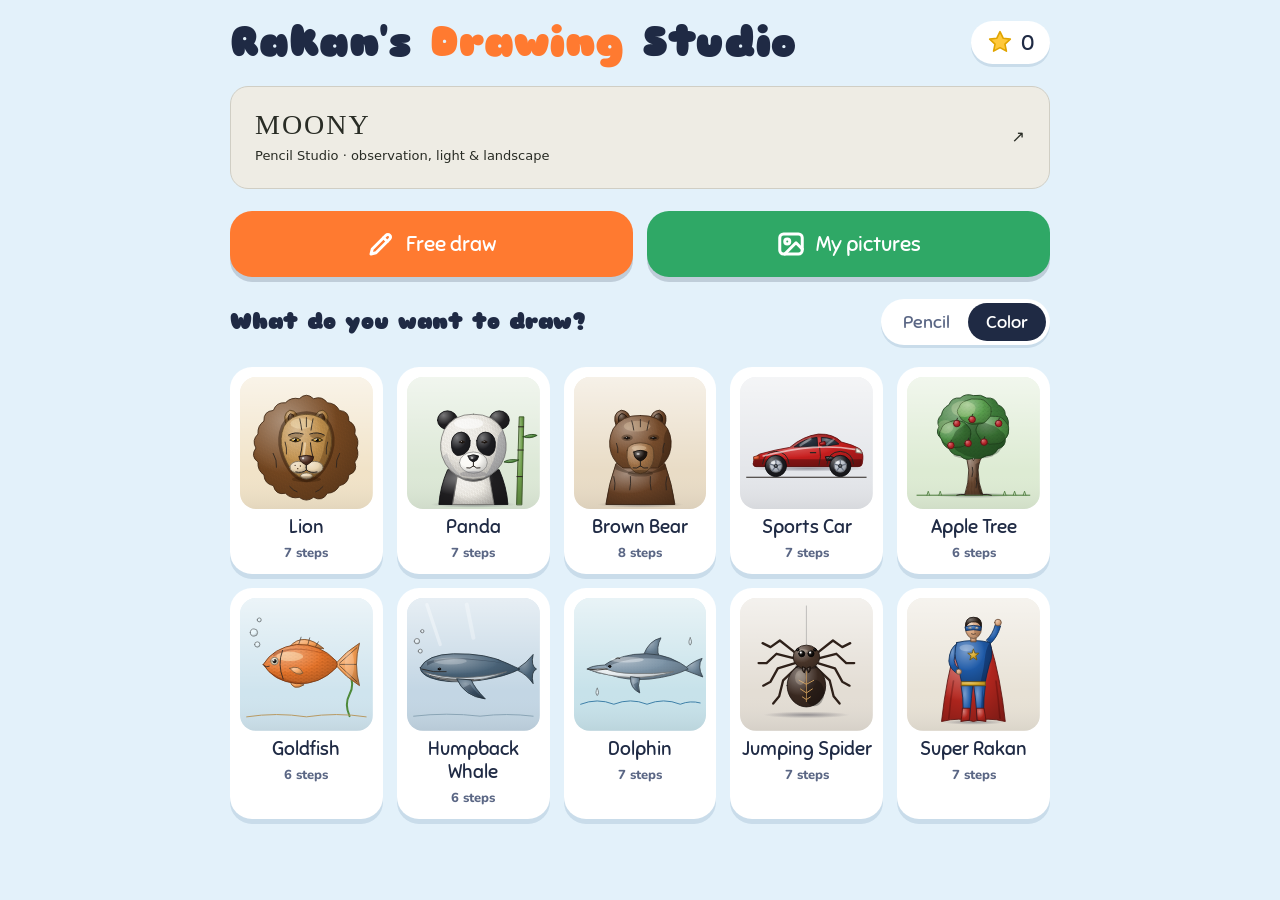
<file: index.html>
<!doctype html>
<html lang="en"><head>
<meta charset="utf-8">
<meta http-equiv="Cache-Control" content="no-cache">
<meta name="viewport" content="width=device-width,initial-scale=1,maximum-scale=1,user-scalable=no,viewport-fit=cover">
<meta name="apple-mobile-web-app-capable" content="yes">
<meta name="mobile-web-app-capable" content="yes">
<meta name="apple-mobile-web-app-title" content="Rakan Draw">
<meta name="theme-color" content="#E3F1FA">
<link rel="manifest" href="manifest.json">
<link rel="icon" href="icon-192.png">
<link rel="apple-touch-icon" href="icon-192.png">
<style>:root{padding-top:env(safe-area-inset-top,0px);padding-bottom:env(safe-area-inset-bottom,0px);box-sizing:border-box}*,*::before,*::after{box-sizing:inherit}body{margin:0}img{max-width:100%}[hidden]{display:none!important}</style>
<title>Rakan's Drawing Studio</title>
<link rel="preconnect" href="https://fonts.googleapis.com">
<link rel="stylesheet" href="https://fonts.googleapis.com/css2?family=Sniglet:wght@400;800&family=Nunito:wght@600;800&display=swap">
<style>
/* Layout: home = colored lesson cards; studio = full-height column (top bar, spoken hint, square paper, crayon toolbar). Single bright look on purpose: a kid's sky-and-paper desk. */
:root{
  --sky:#E3F1FA; --paper:#FFFFFF; --ink:#1F2A44; --ink-soft:#5B6785;
  --tangerine:#FF7A30; --leaf:#2FA866; --sun:#FFC93C; --line:#C9DCEA;
  --display:"Sniglet","Comic Sans MS","Trebuchet MS",system-ui,sans-serif;
  --body:"Nunito",system-ui,-apple-system,"Segoe UI",sans-serif;
  color-scheme:light;
}
html,body{height:100%}
body{background:var(--sky);color:var(--ink);font-family:var(--body);font-size:16px;-webkit-tap-highlight-color:transparent;user-select:none;-webkit-user-select:none}
button{font:inherit;color:inherit;cursor:pointer;border:0;background:none}
button:focus-visible{outline:4px solid var(--tangerine);outline-offset:3px}
#app{height:100%}
section{height:100%;box-sizing:border-box}

/* HOME */
#home,#gallery{overflow-y:auto;padding-inline:16px;padding-block:20px 32px}
.wrap{max-width:820px;margin:0 auto;display:flex;flex-direction:column;gap:22px}
.brand{display:flex;align-items:center;justify-content:space-between;gap:12px;flex-wrap:wrap}
h1{font-family:var(--display);font-weight:800;font-size:clamp(28px,7vw,42px);line-height:1.05;margin:0;text-wrap:balance}
h1 span{color:var(--tangerine)}
h2{font-family:var(--display);font-size:22px;margin:0}
.stars{display:flex;align-items:center;gap:8px;background:var(--paper);border-radius:999px;padding:8px 16px;font-family:var(--display);font-size:22px;font-variant-numeric:tabular-nums;box-shadow:0 3px 0 var(--line)}
.stars svg{width:26px;height:26px}
.grid{display:grid;grid-template-columns:repeat(auto-fill,minmax(150px,1fr));gap:14px}
.card{background:var(--paper);border-radius:22px;padding:10px 10px 12px;display:flex;flex-direction:column;align-items:center;gap:6px;box-shadow:0 5px 0 var(--line);transition:transform .15s}
.card:active{transform:translateY(4px);box-shadow:0 1px 0 var(--line)}
.card svg{width:100%;aspect-ratio:1;display:block;border-radius:16px}
.card b{font-family:var(--display);font-size:19px;font-weight:400}
.card small{color:var(--ink-soft);font-weight:800;font-size:13px}
.done-badge{color:var(--leaf)!important}
.big-row{display:grid;grid-template-columns:1fr 1fr;gap:14px}
.big{border-radius:22px;padding:18px 14px;font-family:var(--display);font-size:21px;display:flex;align-items:center;justify-content:center;gap:10px;box-shadow:0 5px 0 rgba(31,42,68,.18)}
.big svg{width:30px;height:30px;flex:none}
.big.free{background:var(--tangerine);color:#fff}
.big.gal{background:var(--leaf);color:#fff}

/* STUDIO + PAPER shared */
#studio,#paperMode{display:flex;flex-direction:column;gap:10px;padding-inline:16px;padding-block:12px}
.top{display:flex;align-items:center;gap:10px}
.round{width:52px;height:52px;border-radius:50%;background:var(--paper);display:grid;place-items:center;box-shadow:0 3px 0 var(--line);flex:none}
.round svg{width:26px;height:26px}
.round.off{opacity:.45}
.dots{flex:1;display:flex;justify-content:center;gap:7px;flex-wrap:wrap}
.dot{width:14px;height:14px;border-radius:50%;background:var(--line)}
.dot.now{background:var(--tangerine);transform:scale(1.3)}
.dot.ok{background:var(--leaf)}
.hint{background:var(--paper);border-radius:18px;padding:8px 14px;font-family:var(--display);font-size:clamp(18px,4.6vw,25px);min-height:1.3em;box-shadow:0 3px 0 var(--line);display:flex;align-items:center;justify-content:center;gap:12px;text-align:center}
.hint span{text-wrap:balance;min-width:0}
.ref{width:66px;height:66px;flex:none;border-radius:12px;overflow:hidden;position:relative}
.ref svg{width:100%;height:100%;display:block}
.ref[hidden]{display:none!important}
.stage,.pm-stage{flex:1;min-height:0;display:grid;place-items:center;position:relative}
.paper,.pm-card{position:relative;background:var(--paper);border-radius:20px;box-shadow:0 6px 0 var(--line);overflow:hidden}
.paper{touch-action:none}
.paper canvas{position:absolute;inset:0;width:100%;height:100%}
.pm-card{width:300px;height:300px;max-width:100%;display:grid;place-items:center}
.pm-card svg{width:100%;height:100%;display:block}
#burst{position:absolute;inset:0;display:grid;place-items:center;pointer-events:none;font-family:var(--display);font-size:clamp(34px,10vw,64px);color:var(--tangerine);opacity:0;transition:opacity .2s;text-shadow:0 3px 0 #fff}
#burst.show{opacity:1;animation:pop .9s ease}
@keyframes pop{0%{transform:scale(.4)}40%{transform:scale(1.15)}100%{transform:scale(1)}}
.tools{display:flex;flex-direction:column;gap:10px}
.swatches{display:flex;gap:10px;overflow-x:auto;padding:4px 2px 8px;scrollbar-width:none}
.sw{width:46px;height:46px;border-radius:50%;flex:none;box-shadow:inset 0 -4px 0 rgba(0,0,0,.18);border:4px solid var(--paper)}
.sw.sel{outline:4px solid var(--ink);outline-offset:1px}
.row{display:flex;gap:8px;align-items:center;justify-content:space-between;flex-wrap:wrap}
.tg{display:flex;gap:8px}
.tool{width:52px;height:52px;border-radius:16px;background:var(--paper);display:grid;place-items:center;box-shadow:0 3px 0 var(--line)}
.tool svg{width:28px;height:28px}
.tool.sel{background:var(--ink);color:#fff;box-shadow:0 3px 0 #0d1426}
.tool[hidden]{display:none!important}
.size i{display:block;border-radius:50%;background:currentColor}
.next{height:52px;padding:0 22px;border-radius:16px;background:var(--leaf);color:#fff;font-family:var(--display);font-size:21px;box-shadow:0 4px 0 #1d7d49}
.next.glow{animation:glow 1s ease-in-out infinite}
@keyframes glow{50%{transform:scale(1.08)}}
.pm-card .new{stroke-dasharray:1;stroke-dashoffset:1}
.pm-card .new.go{animation:drawin var(--dur,1.3s) ease-in-out forwards}
@keyframes drawin{to{stroke-dashoffset:0}}
.ready{display:flex;flex-direction:column;align-items:center;gap:14px;padding:20px;text-align:center}
.ready .kit{display:flex;gap:18px}
.ready .kit svg{width:72px;height:72px}
.ready p{margin:0;font-weight:800;color:var(--ink-soft);line-height:1.5;max-width:30ch}
.pm-bar{display:flex;gap:10px;align-items:center;justify-content:space-between}
.pm-bar .next{flex:1;max-width:260px}
.photo{height:52px;padding:0 18px;border-radius:16px;background:var(--paper);font-family:var(--display);font-size:18px;display:flex;align-items:center;gap:8px;box-shadow:0 3px 0 var(--line);cursor:pointer}
.photo svg{width:24px;height:24px}
.photo[hidden]{display:none!important}

/* CHOOSER */
#chooser{position:fixed;inset:0;background:rgba(31,42,68,.45);display:grid;place-items:end center;z-index:10;padding-inline:16px}
.sheet{background:var(--sky);width:100%;max-width:520px;border-radius:26px 26px 0 0;padding:20px 16px calc(24px + env(safe-area-inset-bottom,0px));display:flex;flex-direction:column;gap:14px}
.sheet h2{text-align:center;font-size:26px}
.sheet .prev{width:150px;height:150px;margin:0 auto;border-radius:18px;overflow:hidden;box-shadow:0 4px 0 var(--line)}
.sheet .prev svg{width:100%;height:100%;display:block}
.choice{display:grid;grid-template-columns:1fr 1fr;gap:12px}
.choice button{border-radius:22px;padding:18px 10px;display:flex;flex-direction:column;align-items:center;gap:8px;font-family:var(--display);font-size:20px;box-shadow:0 5px 0 rgba(31,42,68,.18)}
.choice svg{width:54px;height:54px}
.c-screen{background:var(--tangerine);color:#fff}
.c-paper{background:var(--paper);color:var(--ink)}
.sheet .cancel{font-weight:800;color:var(--ink-soft);padding:8px}

.mode-row{display:flex;align-items:center;justify-content:space-between;gap:12px;flex-wrap:wrap}
.mode{display:flex;background:var(--paper);border-radius:999px;padding:4px;box-shadow:0 3px 0 var(--line)}
.mode button{font-family:var(--display);font-size:18px;padding:8px 18px;border-radius:999px;color:var(--ink-soft)}
.mode button.on{background:var(--ink);color:#fff}
/* GALLERY */
.gal-grid{display:grid;grid-template-columns:repeat(auto-fill,minmax(140px,1fr));gap:14px}
.pic{position:relative;background:var(--paper);border-radius:18px;padding:8px;box-shadow:0 4px 0 var(--line)}
.pic img{display:block;width:100%;aspect-ratio:1;border-radius:12px;object-fit:cover}
.pic .x{position:absolute;top:-8px;right:-8px;width:36px;height:36px;border-radius:50%;background:var(--ink);color:#fff;font-weight:800;font-size:18px}
.pic.ask .x{background:#D9443A}
.empty{background:var(--paper);border-radius:20px;padding:28px 20px;text-align:center;color:var(--ink-soft);font-weight:800;line-height:1.5}
@media (prefers-reduced-motion:reduce){*{animation:none!important;transition:none!important}}
</style>
<link rel="stylesheet" href="moony/style.css">
</head><body>


<div id="app">
  <section id="home">
    <div class="wrap">
      <div class="brand">
        <h1>Rakan's <span>Drawing</span> Studio</h1>
        <div class="stars" aria-label="Stars earned"><svg viewBox="0 0 24 24"><path fill="#FFC93C" stroke="#E0A400" stroke-width="1.5" stroke-linejoin="round" d="M12 2.5l2.9 6 6.6.8-4.9 4.6 1.3 6.5L12 17.2l-5.9 3.2 1.3-6.5L2.5 9.3l6.6-.8z"/></svg><span id="starCount">0</span></div>
      </div>
      <div class="big-row">
        <button class="big free" id="goFree"><svg viewBox="0 0 24 24" fill="none" stroke="currentColor" stroke-width="2.4" stroke-linecap="round" stroke-linejoin="round"><path d="M4 20l4-1L19 8a2.1 2.1 0 0 0-3-3L5 16z"/><path d="M14 7l3 3"/></svg>Free draw</button>
        <button class="big gal" id="goGal"><svg viewBox="0 0 24 24" fill="none" stroke="currentColor" stroke-width="2.4" stroke-linecap="round" stroke-linejoin="round"><rect x="3" y="4" width="18" height="16" rx="3"/><circle cx="9" cy="10" r="2"/><path d="M21 16l-5-5-9 9"/></svg>My pictures</button>
      </div>
      <div class="mode-row"><h2>What do you want to draw?</h2>
        <div class="mode" role="group" aria-label="Drawing style"><button id="mPencil">Pencil</button><button id="mColor">Color</button></div></div>
      <div class="grid" id="lessonGrid"></div>
    </div>
  </section>

  <section id="studio" hidden>
    <div class="top">
      <button class="round" id="back" aria-label="Back home"><svg viewBox="0 0 24 24" fill="none" stroke="currentColor" stroke-width="2.8" stroke-linecap="round" stroke-linejoin="round"><path d="M15 5l-7 7 7 7"/></svg></button>
      <div class="dots" id="dots"></div>
      <button class="round" id="speakBtn" aria-label="Say it again"><svg viewBox="0 0 24 24" fill="none" stroke="currentColor" stroke-width="2.4" stroke-linecap="round" stroke-linejoin="round"><path d="M4 9v6h4l5 4V5L8 9z"/><path d="M16.5 8.5a5 5 0 0 1 0 7M19 6a8.5 8.5 0 0 1 0 12"/></svg></button>
    </div>
    <div class="hint"><div class="ref" id="ref" hidden></div><span id="hint">Trace the line</span></div>
    <div class="stage" id="stage">
      <div class="paper" id="paper">
        <canvas id="guide"></canvas>
        <canvas id="draw"></canvas>
        <div id="burst">Great job!</div>
      </div>
    </div>
    <div class="tools">
      <div class="swatches" id="swatches"></div>
      <div class="row">
        <div class="tg">
          <button class="tool sel" id="tPen" aria-label="Crayon"><svg viewBox="0 0 24 24" fill="none" stroke="currentColor" stroke-width="2.4" stroke-linecap="round" stroke-linejoin="round"><path d="M4 20l4-1L19 8a2.1 2.1 0 0 0-3-3L5 16z"/></svg></button>
          <button class="tool" id="tFill" aria-label="Paint bucket"><svg viewBox="0 0 24 24" fill="none" stroke="currentColor" stroke-width="2.4" stroke-linecap="round" stroke-linejoin="round"><path d="M11 3l8 8-7 7-8-8z"/><path d="M4 10h15"/><path d="M20 15s2 2.6 2 4a2 2 0 0 1-4 0c0-1.4 2-4 2-4z"/></svg></button>
          <button class="tool" id="tErase" aria-label="Eraser"><svg viewBox="0 0 24 24" fill="none" stroke="currentColor" stroke-width="2.4" stroke-linecap="round" stroke-linejoin="round"><path d="M16 3l5 5-11 11H5l-3-3z"/><path d="M9 10l5 5M10 21h11"/></svg></button>
          <button class="tool" id="tShade" hidden aria-label="Shadow brush"><svg viewBox="0 0 24 24" fill="none" stroke="currentColor" stroke-width="2.2"><circle cx="12" cy="12" r="8"/><path d="M12 4a8 8 0 0 1 0 16z" fill="currentColor"/></svg></button>
          <button class="tool" id="tLight" hidden aria-label="Light brush"><svg viewBox="0 0 24 24" fill="none" stroke="currentColor" stroke-width="2.2" stroke-linecap="round"><circle cx="12" cy="12" r="4"/><path d="M12 2v3M12 19v3M2 12h3M19 12h3M5 5l2 2M17 17l2 2M5 19l2-2M17 7l2-2"/></svg></button>
          <button class="tool size" id="tSize" aria-label="Crayon size"><i id="sizeDot" style="width:14px;height:14px"></i></button>
        </div>
        <div class="tg">
          <button class="tool" id="tUndo" aria-label="Undo"><svg viewBox="0 0 24 24" fill="none" stroke="currentColor" stroke-width="2.4" stroke-linecap="round" stroke-linejoin="round"><path d="M9 14L4 9l5-5"/><path d="M4 9h10a6 6 0 0 1 0 12h-3"/></svg></button>
          <button class="next" id="nextBtn">Next</button>
        </div>
      </div>
    </div>
  </section>

  <section id="paperMode" hidden>
    <div class="top">
      <button class="round" id="pmBack" aria-label="Back home"><svg viewBox="0 0 24 24" fill="none" stroke="currentColor" stroke-width="2.8" stroke-linecap="round" stroke-linejoin="round"><path d="M15 5l-7 7 7 7"/></svg></button>
      <div class="dots" id="pmDots"></div>
      <button class="round" id="pmSpeak" aria-label="Say it again"><svg viewBox="0 0 24 24" fill="none" stroke="currentColor" stroke-width="2.4" stroke-linecap="round" stroke-linejoin="round"><path d="M4 9v6h4l5 4V5L8 9z"/><path d="M16.5 8.5a5 5 0 0 1 0 7M19 6a8.5 8.5 0 0 1 0 12"/></svg></button>
    </div>
    <div class="hint"><span id="pmHint">Get your paper ready</span></div>
    <div class="pm-stage" id="pmStage"><div class="pm-card" id="pmCard"></div></div>
    <div class="pm-bar">
      <button class="tool" id="pmPrev" aria-label="Previous step"><svg viewBox="0 0 24 24" fill="none" stroke="currentColor" stroke-width="2.8" stroke-linecap="round" stroke-linejoin="round"><path d="M15 5l-7 7 7 7"/></svg></button>
      <button class="tool" id="pmReplay" aria-label="Show me again"><svg viewBox="0 0 24 24" fill="none" stroke="currentColor" stroke-width="2.4" stroke-linecap="round" stroke-linejoin="round"><path d="M3 12a9 9 0 1 0 3-6.7"/><path d="M3 4v5h5"/></svg></button>
      <label class="photo" id="pmPhoto" hidden><svg viewBox="0 0 24 24" fill="none" stroke="currentColor" stroke-width="2.4" stroke-linecap="round" stroke-linejoin="round"><path d="M4 8h3l2-3h6l2 3h3v11H4z"/><circle cx="12" cy="13" r="3.5"/></svg>Photo<input type="file" id="photoIn" accept="image/*" capture="environment" hidden></label>
      <button class="next" id="pmNext">Let's go!</button>
    </div>
  </section>

  <div id="chooser" hidden>
    <div class="sheet" role="dialog" aria-labelledby="chTitle">
      <div class="prev" id="chPrev"></div>
      <h2 id="chTitle">Fish</h2>
      <div class="choice">
        <button class="c-screen" id="chScreen"><svg viewBox="0 0 24 24" fill="none" stroke="currentColor" stroke-width="2" stroke-linecap="round" stroke-linejoin="round"><rect x="5" y="2" width="14" height="20" rx="3"/><path d="M9 14l3-5 3 5"/></svg>On the screen</button>
        <button class="c-paper" id="chPaper"><svg viewBox="0 0 24 24" fill="none" stroke="currentColor" stroke-width="2" stroke-linecap="round" stroke-linejoin="round"><path d="M6 2h9l4 4v16H6z"/><path d="M15 2v4h4"/><path d="M9 16l6-6 2 2-6 6H9z"/></svg>On paper</button>
      </div>
      <button class="cancel" id="chCancel">Cancel</button>
    </div>
  </div>

  <section id="gallery" hidden>
    <div class="wrap">
      <div class="brand">
        <button class="round" id="galBack" aria-label="Back home"><svg viewBox="0 0 24 24" fill="none" stroke="currentColor" stroke-width="2.8" stroke-linecap="round" stroke-linejoin="round"><path d="M15 5l-7 7 7 7"/></svg></button>
        <h1>My <span>pictures</span></h1>
        <span style="width:52px"></span>
      </div>
      <div class="gal-grid" id="galGrid"></div>
    </div>
  </section>
</div>
<svg width="0" height="0" style="position:absolute" aria-hidden="true"><path id="mp"/></svg>

<script>
(function(){
const $=id=>document.getElementById(id);
const INK='#1F2A44';

/* ---------- shape helpers (400 x 400 grid) ---------- */
const circ=(cx,cy,r)=>`M${cx-r} ${cy} A${r} ${r} 0 1 1 ${cx+r} ${cy} A${r} ${r} 0 1 1 ${cx-r} ${cy} Z`;
const ell=(cx,cy,rx,ry)=>`M${cx-rx} ${cy} A${rx} ${ry} 0 1 1 ${cx+rx} ${cy} A${rx} ${ry} 0 1 1 ${cx-rx} ${cy} Z`;
const wavy=(cx,cy,r,n,amp)=>{let s=`M${cx+r} ${cy}`;for(let i=0;i<n;i++){const a1=(i+.5)/n*2*Math.PI,a2=(i+1)/n*2*Math.PI;s+=` Q${(cx+(r+amp)*Math.cos(a1)).toFixed(1)} ${(cy+(r+amp)*Math.sin(a1)).toFixed(1)} ${(cx+r*Math.cos(a2)).toFixed(1)} ${(cy+r*Math.sin(a2)).toFixed(1)}`}return s+' Z'};
const star=(cx,cy,R,r)=>{let s='';for(let i=0;i<10;i++){const a=-Math.PI/2+i*Math.PI/5,q=i%2?r:R;s+=(i?' L':'M')+(cx+q*Math.cos(a)).toFixed(1)+' '+(cy+q*Math.sin(a)).toFixed(1)}return s+' Z'};
/* a part: d=path, f=fill, z=layer, w=stroke width (0 = none), s=stroke color, t=0 means "not traced" */
const eye=(cx,cy,r,z)=>[{d:circ(cx,cy,r),f:INK,z:z||9},{d:circ(cx+r*.35,cy-r*.38,r*.36),f:'#fff',w:0,z:(z||9)+.1,t:0}];
const blush=(cx,cy,r)=>({d:circ(cx,cy,r),f:'#F7A1A1',w:0,z:8,t:0});

/* ---------- LESSONS (realistic) ---------- */
/* extra helpers for realistic lessons */
const mirror=d=>d.replace(/(-?\d+\.?\d*)[ ,]+(-?\d+\.?\d*)/g,(m,x,y)=>`${+(400-x).toFixed(1)} ${y}`);
const rEye=(cx,cy,rx,ry,iris,z)=>{z=z||9;return[{d:`M${cx-rx} ${cy} Q${cx} ${cy-ry*1.7} ${cx+rx} ${cy} Q${cx} ${cy+ry*1.4} ${cx-rx} ${cy} Z`,f:iris,z,w:2.5,s:'#1B1410'},{d:circ(cx,cy,ry*.62),f:'#0E0B09',z:z+.1,w:0,t:0},{d:circ(cx-rx*.22,cy-ry*.32,ry*.26),f:'#FFFFFF',w:0,z:z+.2,t:0}]};
const tufts=(cx,cy,rx,ry,n,amp)=>{let s=`M${cx+rx} ${cy}`;for(let i=0;i<n;i++){const a1=(i+.5)/n*2*Math.PI,a2=(i+1)/n*2*Math.PI,k=1+amp*(.55+.45*((i*5)%3)/2);s+=` Q${(cx+rx*k*Math.cos(a1)).toFixed(1)} ${(cy+ry*k*Math.sin(a1)).toFixed(1)} ${(cx+rx*Math.cos(a2)).toFixed(1)} ${(cy+ry*Math.sin(a2)).toFixed(1)}`}return s+' Z'};
const spokes=(cx,cy,r)=>[0,1,2,3,4].map(i=>{const a=-Math.PI/2+i*2*Math.PI/5;return{d:`M${cx} ${cy} L${(cx+r*Math.cos(a)).toFixed(1)} ${(cy+r*Math.sin(a)).toFixed(1)}`,w:4,s:'#6E7684',z:4.2,t:0}});
const both=(p)=>[p,Object.assign({},p,{d:mirror(p.d)})];

const LION_FACE='M200 112 Q250 114 268 150 Q282 185 272 222 Q262 262 236 290 Q220 306 200 308 Q180 306 164 290 Q138 262 128 222 Q118 185 132 150 Q150 114 200 112 Z';
const PANDA_HEAD='M200 112 Q262 112 288 160 Q306 200 294 240 Q278 288 232 304 Q200 312 168 304 Q122 288 106 240 Q94 200 112 160 Q138 112 200 112 Z';
const BEAR_HEAD='M200 116 Q256 114 282 156 Q300 192 288 230 Q278 258 252 274 L148 274 Q122 258 112 230 Q100 192 118 156 Q144 114 200 116 Z';
const CAR_BODY='M40 262 Q40 240 60 232 Q110 218 150 212 Q190 178 236 172 Q280 170 306 196 Q340 204 360 216 Q372 226 370 248 L368 262 Q366 270 356 270 L48 270 Q40 270 40 262 Z';

const LESSONS=[
{id:'lion',name:'Lion',bg:'#F1E3C8',tex:{fur:[0,1,2,6]},steps:[
 {say:'Draw the head shape',talk:"Hello Rakan! Today we will draw a real lion. First, the head. Start at the top, go wide for the cheeks, and get narrow at the chin, like a big shield.",parts:[{d:LION_FACE,f:'#C8964F',z:3}]},
 {say:'Draw the big mane',talk:"Now the mane. It's the long hair around the head. Draw a big bumpy shape all around the face. Make it big, lions have lots of hair!",parts:[{d:tufts(200,214,152,150,22,.13),f:'#7A4A22',z:0}]},
 {say:'Draw the ears',talk:"Draw two round ears on top of the head, half hiding in the mane. Then a darker shape inside each ear.",parts:[...both({d:'M142 152 Q124 112 150 100 Q176 102 176 132 Z',f:'#B07E3E',z:1}),...both({d:'M149 142 Q140 117 152 111 Q166 112 166 131 Z',f:'#5E3A1E',z:1.1})]},
 {say:'Draw the eyes',talk:"Lion eyes are shaped like almonds, and they are golden. Draw them a little apart, with a dark circle in the middle. Then a line above each eye for the brow.",parts:[...rEye(167,190,16,8,'#C99A2E'),...rEye(233,190,16,8,'#C99A2E'),...both({d:'M146 175 Q166 163 190 172',w:3,z:9})]},
 {say:'Draw the nose',talk:"Now the nose. Draw two long lines going down from between the eyes. At the bottom, draw a wide nose, like an upside down triangle with round corners.",parts:[...both({d:'M188 198 Q186 222 181 238',w:3,z:4}),{d:'M178 240 Q200 232 222 240 Q222 254 206 262 L200 266 L194 262 Q178 254 178 240 Z',f:'#4A2A1E',z:5}]},
 {say:'Draw the muzzle and mouth',talk:"Under the nose, draw two puffy round shapes. That's where the whiskers grow. Then a line down from the nose and the mouth curving out on both sides.",parts:[{d:ell(176,272,26,18),f:'#E8D3B0',z:4},{d:ell(224,272,26,18),f:'#E8D3B0',z:4},{d:ell(200,298,18,9),f:'#E8D3B0',z:3.9},{d:'M200 266 L200 280',w:3,z:6},...both({d:'M200 280 Q188 291 168 286',w:3,z:6}),...[[166,266],[174,276],[182,268]].flatMap(([x,y])=>both({d:circ(x,y,2),f:'#3A2214',w:0,z:6,t:0}))]},
 {say:'Add the fur lines',talk:"Last drawing step! Draw short lines on the forehead and on the cheeks, going down like hair. This makes the fur look real.",parts:[{d:'M200 122 L200 150',w:2.5,z:4},...both({d:'M180 126 Q184 144 186 160',w:2.5,z:4}),...both({d:'M136 196 Q142 214 140 232',w:2.5,z:4}),...both({d:'M100 230 Q112 250 110 272',w:2.5,z:2}),...both({d:'M150 330 Q160 342 172 346',w:2.5,z:2})]}
],shade:[
 {d:LION_FACE,f:'none',s:'rgba(40,20,5,.45)',w:18,z:2.9,stage:2},
 {d:'M268 150 Q282 185 272 222 Q262 262 236 290 Q220 306 200 308 Q240 270 252 220 Q258 175 268 150 Z',f:'rgba(70,35,5,.3)',z:3.5,stage:2},
 {d:ell(167,177,22,8),f:'rgba(40,20,5,.28)',z:3.6,stage:2},{d:ell(233,177,22,8),f:'rgba(40,20,5,.28)',z:3.6,stage:2},
 {d:ell(200,308,44,9),f:'rgba(40,20,5,.3)',z:3.95,stage:2},
 {d:ell(186,140,34,16),f:'rgba(255,240,200,.35)',z:3.6,stage:3},
 {d:'M196 200 L192 234',f:'none',s:'rgba(255,240,210,.5)',w:7,z:3.7,stage:3},
 {d:circ(190,245,3.5),f:'rgba(255,255,255,.7)',z:5.5,stage:3}
]},
{id:'panda',name:'Panda',bg:'#DCE8D6',tex:{fur:[0,1,5]},cast:[200,384,130,10],steps:[
 {say:'Draw the head',talk:"Let's draw a real panda! First, a big round head, a little wider at the cheeks.",parts:[{d:PANDA_HEAD,f:'#F2F0EA',z:2}]},
 {say:'Draw the round ears',talk:"Draw two round ears on top of the head. Pandas have black ears. Shade them dark.",parts:[{d:ell(122,130,30,28),f:'#1E1E22',z:1},{d:ell(278,130,30,28),f:'#1E1E22',z:1}]},
 {say:'Draw the eye patches',talk:"Now the black eye patches. They are shaped like tear drops, leaning down towards the outside. Make them big!",parts:[...both({d:'M190 192 Q186 168 164 166 Q138 168 134 196 Q132 228 150 236 Q172 238 184 220 Q192 208 190 192 Z',f:'#1E1E22',z:3})]},
 {say:'Draw the small eyes',talk:"Panda eyes are small and dark brown. Draw a little oval inside each patch, near the top. Leave a tiny white dot for the shine.",parts:[...rEye(166,196,8,5,'#4A3626',4),...rEye(234,196,8,5,'#4A3626',4)]},
 {say:'Draw the muzzle and nose',talk:"Draw a soft oval for the muzzle at the bottom of the face. Then a black nose on top, and the mouth under it.",parts:[{d:ell(200,258,42,32),f:'#FAF9F5',z:4,w:2},{d:'M184 238 Q200 230 216 238 Q214 252 200 256 Q186 252 184 238 Z',f:'#1E1E22',z:5},{d:'M200 256 L200 268',w:3,z:5},...both({d:'M200 268 Q190 278 180 274',w:3,z:5})]},
 {say:'Draw the shoulders',talk:"Pandas have black shoulders and arms, and a white chest. Draw the shoulders going down from the head, wide at the bottom.",parts:[{d:'M122 280 Q100 330 96 384 L304 384 Q300 330 278 280 Z',f:'#1E1E22',z:0},{d:'M152 300 Q200 330 248 300 L262 384 L138 384 Z',f:'#F2F0EA',z:0.5}]},
 {say:'Draw the bamboo',talk:"Last drawing step! Draw a green bamboo stick on the side, with rings on it, and long thin leaves.",parts:[{d:'M330 384 L338 120 L352 120 L346 384 Z',f:'#6E9E4A',z:0.6},{d:'M331 300 L347 300',w:3,z:0.7},{d:'M334 220 L350 220',w:3,z:0.7},{d:'M336 150 L351 150',w:3,z:0.7},{d:'M350 180 Q378 168 392 176 Q370 188 350 180 Z',f:'#4E8A3A',z:0.7},{d:'M336 250 Q304 246 292 256 Q318 262 336 250 Z',f:'#4E8A3A',z:2.5}]}
],shade:[
 {d:'M288 160 Q306 200 294 240 Q278 288 232 304 Q268 252 272 200 Q272 172 288 160 Z',f:'rgba(70,75,95,.25)',z:2.5,stage:2},
 {d:ell(200,292,40,9),f:'rgba(40,40,60,.18)',z:4.5,stage:2},
 {d:'M106 240 Q122 288 168 304 Q130 270 120 230 Z',f:'rgba(70,75,95,.15)',z:2.5,stage:2},
 {d:ell(186,140,44,16),f:'rgba(255,255,255,.6)',z:2.6,stage:3},
 {d:ell(196,244,4,3),f:'rgba(255,255,255,.6)',z:5.5,stage:3}
]},
{id:'bear',name:'Brown Bear',bg:'#E9DCC6',tex:{fur:[0,1,2,6]},cast:[200,384,130,10],steps:[
 {say:'Draw the head',talk:"Let's draw a real brown bear! Draw a big, wide head. Round on top and flat at the bottom.",parts:[{d:BEAR_HEAD,f:'#7A4E2D',z:2}]},
 {say:'Draw the ears',talk:"Bears have small round ears on top of the head. Draw one on each side, and a darker part inside.",parts:[...both({d:'M128 150 Q112 110 142 100 Q168 102 170 130 Z',f:'#6A4226',z:1}),...both({d:'M136 140 Q128 116 144 110 Q160 112 162 130 Z',f:'#3E2615',z:1.1})]},
 {say:'Draw the long snout',talk:"Bears have a long snout. Draw a rounded shape in the middle of the face, going down past the bottom of the head.",parts:[{d:'M160 222 Q160 200 200 198 Q240 200 240 222 Q246 268 214 288 Q200 294 186 288 Q154 268 160 222 Z',f:'#A57549',z:3}]},
 {say:'Draw the small eyes',talk:"Bear eyes are small and dark. Draw them high up, on each side of the snout.",parts:[...rEye(160,184,9,5,'#3A2414'),...rEye(240,184,9,5,'#3A2414')]},
 {say:'Draw the big nose',talk:"Draw a big black nose at the top of the snout. It's wide on top and pointy at the bottom.",parts:[{d:'M180 226 Q200 216 220 226 Q220 244 205 251 L200 254 L195 251 Q180 244 180 226 Z',f:'#1E1612',z:5}]},
 {say:'Draw the mouth',talk:"Draw a line down from the nose, then the mouth going out on each side.",parts:[{d:'M200 254 L200 268',w:3,z:5},...both({d:'M200 268 Q190 278 178 274',w:3,z:5})]},
 {say:'Draw the strong shoulders',talk:"Bears are big and strong! Draw wide shoulders going down from the head.",parts:[{d:'M126 262 Q104 324 96 384 L304 384 Q296 324 274 262 Z',f:'#6A4226',z:0}]},
 {say:'Add fur lines',talk:"Last drawing step! Draw short fur lines on the head and the shoulders, all going down.",parts:[{d:'M200 128 L200 150',w:2.5,z:4},...both({d:'M174 132 Q178 146 180 160',w:2.5,z:4}),...both({d:'M128 200 Q134 214 132 228',w:2.5,z:4}),...both({d:'M120 300 Q126 320 122 340',w:2.5,z:1}),...both({d:'M170 300 Q172 320 168 340',w:2.5,z:1})]}
],shade:[
 {d:'M282 156 Q300 192 288 230 Q278 258 252 274 Q270 230 270 196 Q270 170 282 156 Z',f:'rgba(30,15,5,.3)',z:2.5,stage:2},
 {d:ell(160,183,17,10),f:'rgba(20,10,0,.3)',z:2.6,stage:2},{d:ell(240,183,17,10),f:'rgba(20,10,0,.3)',z:2.6,stage:2},
 {d:ell(200,290,38,10),f:'rgba(20,10,0,.3)',z:3.5,stage:2},
 {d:'M126 262 Q160 290 200 292 Q240 290 274 262 L276 278 Q200 310 124 278 Z',f:'rgba(20,10,0,.3)',z:0.5,stage:2},
 {d:ell(190,148,40,16),f:'rgba(255,230,190,.25)',z:2.6,stage:3},
 {d:ell(196,214,22,8),f:'rgba(255,235,200,.3)',z:3.5,stage:3},
 {d:ell(193,232,5,3),f:'rgba(255,255,255,.6)',z:5.5,stage:3}
]},
{id:'car',name:'Sports Car',bg:'#E4E6EA',cast:[205,276,175,9],steps:[
 {say:'Draw the car body',talk:"Vroom! Let's draw a real sports car. Draw a long, low body. The roof is low and slopes down at the back, like a wave.",parts:[{d:CAR_BODY,f:'#C81E1E',z:1}]},
 {say:'Draw the windows',talk:"Draw two windows in the roof. They follow the shape of the roof. Then a small side mirror.",parts:[{d:'M164 210 Q196 184 232 182 L234 210 Z',f:'#28323E',z:2},{d:'M246 182 Q280 182 298 202 L248 210 Z',f:'#28323E',z:2},{d:'M240 198 L256 194 L258 204 L242 206 Z',f:'#A8181A',z:2.2}]},
 {say:'Draw the wheels',talk:"Draw two big wheels. Notice the front wheel is near the front, and the back wheel is near the back.",parts:[{d:circ(108,268,32),f:'#1B1B1F',z:3},{d:circ(302,268,32),f:'#1B1B1F',z:3}]},
 {say:'Draw the rims',talk:"Inside each wheel, draw a silver circle for the rim. Then five lines from the middle, like a star.",parts:[{d:circ(108,268,19),f:'#B8BEC8',z:4},{d:circ(302,268,19),f:'#B8BEC8',z:4},...spokes(108,268,18),...spokes(302,268,18),{d:circ(108,268,5),f:'#4A4F57',z:4.3},{d:circ(302,268,5),f:'#4A4F57',z:4.3}]},
 {say:'Draw the wheel arches and door',talk:"Draw curved lines over each wheel. Then a line for the door, and a small door handle.",parts:[{d:'M68 262 Q72 226 108 224 Q144 226 148 262',w:3,z:2.5},{d:'M262 262 Q266 226 302 224 Q338 226 342 262',w:3,z:2.5},{d:'M240 212 Q246 240 238 266',w:2.5,z:2.5},{d:'M212 228 L228 228',w:3.5,z:2.5}]},
 {say:'Draw the lights',talk:"Draw a long headlight at the front, a red tail light at the back, and an air vent on the side.",parts:[{d:'M350 214 Q364 218 368 230 L350 228 Z',f:'#F4F1E1',z:2},{d:'M42 240 L58 236 L58 247 L42 249 Z',f:'#E3532A',z:2},{d:'M258 240 Q280 236 292 250 L262 252 Z',f:'#1B1B1F',z:2}]},
 {say:'Draw the road',talk:"Last drawing step! Draw the road under the car. One long straight line.",parts:[{d:'M20 302 L380 302',w:3,z:0}]}
],shade:[
 {d:'M44 248 L368 248 L366 262 Q366 270 356 270 L48 270 Q40 270 42 262 Z',f:'rgba(0,0,0,.3)',z:1.5,stage:2},
 {d:'M150 212 Q190 178 236 172 Q280 170 306 196 L300 200 Q276 180 236 182 Q196 186 160 214 Z',f:'rgba(0,0,0,.18)',z:1.6,stage:2},
 {d:'M70 238 Q160 216 220 212 Q290 208 345 218',f:'none',s:'rgba(255,255,255,.6)',w:5,z:2.6,stage:3},
 {d:'M182 206 L212 186',f:'none',s:'rgba(255,255,255,.35)',w:7,z:2.6,stage:3},
 {d:'M262 204 L282 188',f:'none',s:'rgba(255,255,255,.3)',w:6,z:2.6,stage:3},
 {d:ell(100,258,7,4),f:'rgba(255,255,255,.5)',z:4.4,stage:3},{d:ell(294,258,7,4),f:'rgba(255,255,255,.5)',z:4.4,stage:3}
]},
{id:'tree',name:'Apple Tree',bg:'#DDEBD3',tex:{bark:[0],leaf:[1,2]},cast:[200,356,120,9],steps:[
 {say:'Draw the trunk',talk:"Let's draw a real apple tree! Draw the trunk. It's wide at the bottom, gets thinner, and splits into two branches at the top.",parts:[{d:'M174 354 Q186 320 186 280 Q184 250 170 226 L184 222 Q196 242 200 252 Q206 236 222 220 L234 228 Q216 250 214 280 Q214 320 228 354 Z',f:'#6B4A33',z:1}]},
 {say:'Draw the big leafy top',talk:"Now draw the leaves. Make a big bumpy cloud shape on top of the trunk. Real trees are not perfect circles, so make it bumpy everywhere!",parts:[{d:tufts(200,150,104,94,16,.14),f:'#3E7D3A',z:2}]},
 {say:'Draw leaf clusters',talk:"Inside the big shape, draw three smaller bumpy clouds. These are bunches of leaves catching the sun.",parts:[{d:tufts(146,172,46,40,9,.16),f:'#4C8F44',z:3},{d:tufts(258,160,48,42,9,.16),f:'#4C8F44',z:3},{d:tufts(204,104,50,38,9,.16),f:'#5AA04E',z:3}]},
 {say:'Draw the apples',talk:"Draw small round apples here and there in the leaves. Add a tiny stick on top of each one.",parts:[[150,140],[232,196],[196,128],[276,140],[132,206],[184,200]].flatMap(([x,y])=>[{d:circ(x,y,10),f:'#B8262A',z:4},{d:`M${x} ${y-10} L${x+2} ${y-16}`,w:2.5,z:4.1,t:0}])},
 {say:'Draw the bark and roots',talk:"Draw wiggly lines on the trunk for the bark, and roots spreading at the bottom.",parts:[{d:'M196 300 Q201 286 197 272',w:2.5,z:1.2},{d:'M208 334 Q212 318 208 304',w:2.5,z:1.2},{d:'M174 354 Q162 352 150 356',w:3,z:1.2},{d:'M228 354 Q242 352 254 356',w:3,z:1.2}]},
 {say:'Draw the grass',talk:"Last drawing step! Draw the ground and some grass with short pointy lines.",parts:[{d:'M30 356 L370 356',w:3,s:'#4A7A3A',z:0},...[60,96,290,320,350].map(x=>({d:`M${x} 356 L${x+4} 344 L${x+8} 356`,w:2.5,s:'#4A7A3A',z:0}))]}
],shade:[
 {d:tufts(216,190,78,52,11,.14),f:'rgba(10,40,10,.32)',z:3.5,stage:2},
 {d:'M206 262 Q206 320 220 354 L228 354 Q214 320 214 280 Q214 266 218 256 Z',f:'rgba(0,0,0,.3)',z:1.3,stage:2},
 {d:ell(200,236,60,10),f:'rgba(0,0,0,.25)',z:1.3,stage:2},
 {d:tufts(170,96,36,24,8,.14),f:'rgba(255,255,200,.22)',z:3.6,stage:3},
 {d:tufts(116,150,24,20,7,.14),f:'rgba(255,255,200,.18)',z:3.6,stage:3}
]},
{id:'fish',name:'Goldfish',bg:'#CFE4EE',tex:{scale:[0]},steps:[
 {say:'Draw the fish body',talk:"Let's draw a real goldfish! Draw the body. It's round at the front and thinner at the back, like a teardrop on its side.",parts:[{d:'M70 200 Q100 150 170 140 Q240 136 290 190 Q296 200 290 210 Q240 262 170 258 Q100 250 70 200 Z',f:'#E8762C',z:2}]},
 {say:'Draw the flowing tail',talk:"Goldfish have a big flowing tail. Draw it at the back, wide like a fan, with a dip in the middle.",parts:[{d:'M286 200 Q320 160 360 136 Q342 200 360 264 Q320 240 286 200 Z',f:'#F29A50',z:1}]},
 {say:'Draw the fins',talk:"Draw a fin on top of the back, a small fin underneath, and a fin on the side, behind the head.",parts:[{d:'M150 146 Q190 100 252 152 Z',f:'#F29A50',z:1},{d:'M150 250 Q160 282 192 262 Z',f:'#F29A50',z:1},{d:'M150 212 Q178 200 190 226 Q172 238 150 212 Z',f:'#F5A866',z:3}]},
 {say:'Draw the eye and mouth',talk:"Draw a round eye near the front, a small mouth at the tip, and a curved line behind the eye. That's the gill, where the fish breathes!",parts:[{d:circ(104,190,11),f:'#F2E6C9',z:3},{d:circ(104,190,6.5),f:'#141414',z:3.1,w:0},{d:circ(101,187,2.4),f:'#fff',z:3.2,w:0,t:0},{d:'M72 204 Q80 210 88 206',w:2.5,z:3},{d:'M128 158 Q112 200 130 244',w:2.5,z:3}]},
 {say:'Draw the fin lines',talk:"Fins have thin lines in them. Draw straight lines in the tail and the top fin, spreading out like a fan.",parts:[{d:'M300 196 L352 150',w:1.8,z:1.1},{d:'M300 204 L352 252',w:1.8,z:1.1},{d:'M300 200 L350 200',w:1.8,z:1.1},{d:'M176 142 L184 118',w:1.8,z:1.1},{d:'M204 142 L210 120',w:1.8,z:1.1},{d:'M228 146 L236 132',w:1.8,z:1.1}]},
 {say:'Draw the water plants',talk:"Last drawing step! Draw bubbles going up, a long water plant, and the sandy bottom.",parts:[{d:circ(52,140,8),f:'#E6F4FA',z:0},{d:circ(42,104,11),f:'#E6F4FA',z:0},{d:circ(58,66,6),f:'#E6F4FA',z:0},{d:'M330 356 Q314 320 330 290 Q346 260 330 228',w:6,s:'#4E8A3A',z:0},{d:'M20 358 Q110 344 200 358 Q290 344 380 358',w:3,s:'#B89A62',z:0}]}
],shade:[
 {d:'M100 166 Q170 136 270 172 Q210 156 170 156 Q130 158 100 176 Z',f:'rgba(110,30,0,.3)',z:2.5,stage:2},
 {d:'M90 224 Q140 254 200 256 Q250 252 284 212 Q240 262 170 258 Q110 252 90 224 Z',f:'rgba(110,30,0,.25)',z:2.5,stage:2},
 {d:ell(150,176,40,14),f:'rgba(255,240,200,.45)',z:2.6,stage:3},
 {d:ell(330,200,14,40),f:'rgba(255,255,255,.18)',z:1.2,stage:3}
]},
{id:'whale',name:'Humpback Whale',bg:'#C3D6E4',tex:{skin:[0,3]},steps:[
 {say:'Draw the long body',talk:"Let's draw a real whale! Whales are long. Draw a long body, round at the front and thin at the back.",parts:[{d:'M40 210 Q60 170 140 168 Q240 166 300 196 Q330 210 340 214 Q300 236 220 248 Q120 260 70 240 Q40 228 40 210 Z',f:'#4A6378',z:2}]},
 {say:'Draw the belly with lines',talk:"Draw the light belly under the body. Whales have long lines on their belly. Draw a few long curved lines there.",parts:[{d:'M50 222 Q90 252 170 252 Q240 248 300 222 Q240 238 170 240 Q100 240 50 222 Z',f:'#C9D3DA',z:3},{d:'M70 234 Q130 248 200 246',w:1.8,z:3.1},{d:'M90 242 Q150 252 220 246',w:1.8,z:3.1}]},
 {say:'Draw the tail',talk:"Draw the tail at the end. It has two wide flat parts, one going up and one going down.",parts:[{d:'M334 212 Q360 196 380 170 Q372 205 390 214 Q372 222 380 258 Q360 230 334 218 Z',f:'#4A6378',z:1}]},
 {say:'Draw the long flipper',talk:"Humpback whales have very long flippers, like wings! Draw one under the body. And a small bump on the back.",parts:[{d:'M150 244 Q172 296 236 304 Q204 272 194 248 Z',f:'#4A6378',z:4},{d:'M262 190 Q272 178 286 194 Z',f:'#4A6378',z:1.5}]},
 {say:'Draw the eye and mouth',talk:"Draw a small eye near the corner of the mouth, and a long mouth line along the head.",parts:[{d:ell(98,214,4,3),f:'#0E0E10',z:4},{d:'M44 214 Q80 226 118 222',w:2.5,z:4}]},
 {say:'Draw the ocean',talk:"Last drawing step! Draw bubbles, and light rays coming down from the top of the ocean.",parts:[{d:'M60 20 L100 140',w:10,s:'rgba(255,255,255,.35)',z:0,t:0},{d:'M180 20 L200 120',w:12,s:'rgba(255,255,255,.3)',z:0,t:0},{d:circ(40,160,6),f:'#E4EEF4',z:0},{d:circ(30,130,8),f:'#E4EEF4',z:0},{d:circ(46,100,5),f:'#E4EEF4',z:0},{d:'M20 356 Q120 344 220 356 Q300 346 380 356',w:3,s:'#8BA5B6',z:0}]}
],shade:[
 {d:'M60 192 Q140 168 300 198 Q200 184 140 184 Q90 186 60 204 Z',f:'rgba(0,10,25,.3)',z:2.5,stage:2},
 {d:'M170 270 Q200 296 236 304 Q206 286 190 260 Z',f:'rgba(0,10,25,.25)',z:4.5,stage:2},
 {d:ell(130,190,50,10),f:'rgba(255,255,255,.22)',z:2.6,stage:3}
]},
{id:'dolphin',name:'Dolphin',bg:'#C7E2EA',tex:{skin:[0,2,3,4]},steps:[
 {say:'Draw the dolphin body',talk:"Let's draw a real dolphin! Draw a long smooth body with a long thin nose at the front. Dolphins are shaped like a torpedo.",parts:[{d:'M40 214 Q50 204 92 202 Q120 180 180 170 Q260 160 320 196 Q340 208 344 214 Q300 236 230 244 Q160 250 110 232 Q70 228 40 214 Z',f:'#7C93A6',z:2}]},
 {say:'Draw the light belly',talk:"Draw the light grey belly under the body. It starts at the nose and goes to the tail.",parts:[{d:'M48 216 Q100 236 170 240 Q240 240 300 222 Q240 230 180 228 Q120 226 92 212 Z',f:'#E2E8EC',z:3}]},
 {say:'Draw the back fin',talk:"Draw the fin on the back. It curves backwards, like a wave.",parts:[{d:'M210 170 Q226 128 262 120 Q246 150 256 176 Z',f:'#6C8396',z:1}]},
 {say:'Draw the tail',talk:"Draw the tail at the back. It's flat and wide, with two pointy ends.",parts:[{d:'M336 210 Q364 188 386 182 Q370 206 388 238 Q362 228 336 218 Z',f:'#6C8396',z:1}]},
 {say:'Draw the flipper',talk:"Draw a flipper under the body, pointing back.",parts:[{d:'M170 238 Q168 272 198 286 Q190 262 198 242 Z',f:'#6C8396',z:4}]},
 {say:'Draw the eye and mouth',talk:"Draw a small eye behind the mouth, and a long mouth line on the nose. It looks like the dolphin is smiling!",parts:[{d:ell(108,206,4,3),f:'#0E0E10',z:4},{d:'M42 214 Q70 220 100 214',w:2.5,z:4},{d:'M126 182 Q132 178 138 182',w:2.5,z:4}]},
 {say:'Draw the waves',talk:"Last drawing step! Draw the waves under the dolphin, and some water drops flying.",parts:[{d:'M20 320 Q70 300 120 320 Q170 300 220 320 Q270 300 320 320 Q350 308 380 316',w:3,s:'#3E7FA8',z:0},{d:'M70 272 Q62 286 70 294 Q78 286 70 272 Z',f:'#E4F2F8',z:0},{d:'M350 120 Q342 134 350 142 Q358 134 350 120 Z',f:'#E4F2F8',z:0}]}
],shade:[
 {d:'M92 202 Q120 180 180 170 Q260 160 320 196 Q260 180 200 182 Q140 186 100 208 Z',f:'rgba(10,25,40,.3)',z:2.5,stage:2},
 {d:'M180 260 Q186 278 198 286 Q190 268 194 252 Z',f:'rgba(10,25,40,.25)',z:4.5,stage:2},
 {d:ell(160,186,50,8),f:'rgba(255,255,255,.35)',z:2.6,stage:3}
]},
{id:'spider',name:'Jumping Spider',bg:'#E3DDD4',tex:{fur:[0,1]},cast:[200,352,130,10],steps:[
 {say:'Draw the front body',talk:"Let's draw a real jumping spider! Spiders have two body parts. First, draw the front part, a wide oval.",parts:[{d:ell(200,178,40,36),f:'#4A362B',z:3}]},
 {say:'Draw the back body',talk:"Now the back part. It's bigger and round, like an egg, under the front part.",parts:[{d:ell(200,264,58,64),f:'#3B2A22',z:2}]},
 {say:'Draw four legs on the left',talk:"Spiders have eight legs, four on each side. Each leg bends, like an elbow. Draw four bendy legs on this side. One, two, three, four!",parts:['M168 166 L120 128 L92 148 L68 136','M164 182 L110 168 L80 196 L56 196','M166 196 L114 212 L92 252 L70 264','M172 208 L130 248 L118 296 L100 318'].map(d=>({d,w:7,s:'#2E2019',z:1}))},
 {say:'Draw four legs on the right',talk:"Now four legs on the other side, just like a mirror. One, two, three, four!",parts:['M168 166 L120 128 L92 148 L68 136','M164 182 L110 168 L80 196 L56 196','M166 196 L114 212 L92 252 L70 264','M172 208 L130 248 L118 296 L100 318'].map(d=>({d:mirror(d),w:7,s:'#2E2019',z:1}))},
 {say:'Draw the big eyes',talk:"Jumping spiders have two big shiny eyes in front, and smaller eyes on the sides. Draw them big and dark, with a white shine.",parts:[{d:circ(186,168,9),f:'#0E0B09',z:4},{d:circ(214,168,9),f:'#0E0B09',z:4},{d:circ(174,156,4),f:'#0E0B09',z:4},{d:circ(226,156,4),f:'#0E0B09',z:4},{d:circ(183,164,3),f:'#fff',w:0,z:4.1,t:0},{d:circ(211,164,3),f:'#fff',w:0,z:4.1,t:0},...both({d:'M188 208 Q186 222 194 226 L198 212 Z',f:'#2E2019',z:3.5})]},
 {say:'Draw the pattern',talk:"Draw a pattern on the back part. A line down the middle, and arrow shapes, like little V's.",parts:[{d:'M200 222 L200 312',w:2.5,s:'#C99A5A',z:2.1},{d:'M178 248 L200 260 L222 248',w:3,s:'#C99A5A',z:2.1},{d:'M182 274 L200 286 L218 274',w:3,s:'#C99A5A',z:2.1},{d:'M188 298 L200 306 L212 298',w:3,s:'#C99A5A',z:2.1}]},
 {say:'Draw the web line',talk:"Last drawing step! Draw a thin line going up from the spider. That's the silk it hangs on.",parts:[{d:'M200 142 L200 24',w:1.5,s:'#8C8C8C',z:0}]}
],shade:[
 {d:ell(224,286,30,40),f:'rgba(0,0,0,.3)',z:2.05,stage:2},
 {d:ell(200,206,34,10),f:'rgba(0,0,0,.3)',z:2.9,stage:2},
 {d:ell(182,240,16,22),f:'rgba(255,240,220,.22)',z:2.2,stage:3},
 {d:ell(188,160,16,6),f:'rgba(255,240,220,.25)',z:3.1,stage:3}
]},
{id:'hero',name:'Super Rakan',bg:'#E8E2D6',cast:[200,374,95,8],steps:[
 {say:'Draw the head',talk:"Let's draw Super Rakan, a real superhero! Real people have small heads compared to their bodies. Draw an oval head at the top, and a neck under it.",parts:[{d:ell(200,92,24,30),f:'#D9A57E',z:3},{d:'M192 118 L192 132 L208 132 L208 118',f:'#C8936C',z:2.5}]},
 {say:'Draw the hair and mask',talk:"Draw the hair on top of the head. Then a mask across the eyes, with two small eye holes.",parts:[{d:'M176 88 Q174 58 200 58 Q228 58 224 88 Q216 70 200 72 Q186 70 176 88 Z',f:'#2B1E16',z:4},{d:'M176 86 Q200 79 224 86 L222 98 Q200 93 178 98 Z',f:'#1E5AA8',z:4.5},{d:ell(190,90,4.5,2.5),f:'#F4F4F4',z:4.6},{d:ell(210,90,4.5,2.5),f:'#F4F4F4',z:4.6},{d:'M194 108 Q200 112 206 108',w:2,z:4}]},
 {say:'Draw the strong body',talk:"Draw the body. It's wide at the shoulders and gets thinner at the waist, like a triangle upside down.",parts:[{d:'M150 134 Q200 122 250 134 Q262 170 248 200 Q240 230 236 252 L164 252 Q160 230 152 200 Q138 170 150 134 Z',f:'#1E5AA8',z:2}]},
 {say:'Draw the arms',talk:"Draw two strong arms. One hand is on his hip, and the other arm is up high with a fist. Super!",parts:[{d:'M150 138 Q128 150 126 190 Q128 214 152 228 L158 214 Q142 204 142 188 Q144 162 156 150 Z',f:'#1E5AA8',z:1.8},{d:'M250 138 Q272 120 282 84 L266 80 Q258 110 240 126 Z',f:'#1E5AA8',z:1.8},{d:circ(274,74,10),f:'#D9A57E',z:1.9},{d:circ(156,222,8),f:'#D9A57E',z:2.2}]},
 {say:'Draw the belt and legs',talk:"Draw a belt at the waist. Then two long legs going down. Legs are long, as long as the body!",parts:[{d:'M164 252 L236 252 L236 264 L164 264 Z',f:'#D8A928',z:2.5},{d:'M164 264 L198 264 L194 302 L188 368 L170 368 L168 302 Z',f:'#1E5AA8',z:2},{d:'M202 264 L236 264 L232 302 L230 368 L212 368 L206 302 Z',f:'#1E5AA8',z:2}]},
 {say:'Draw the boots and star',talk:"Draw red boots on the feet, and a gold star on the chest.",parts:[{d:'M168 332 L190 332 L188 368 L162 372 L165 356 Z',f:'#B3261E',z:2.6},{d:'M210 332 L232 332 L236 356 L238 372 L212 368 Z',f:'#B3261E',z:2.6},{d:star(200,172,18,7.5),f:'#D8A928',z:2.6}]},
 {say:'Draw the cape',talk:"Last drawing step! Draw a long red cape behind him, flowing down to the ground. Swoosh!",parts:[{d:'M150 136 Q118 240 104 372 Q160 358 200 372 Q240 358 296 372 Q282 240 250 136 Z',f:'#B3261E',z:0}]}
],shade:[
 {d:'M250 134 Q262 170 248 200 Q240 230 236 252 L222 252 Q232 210 236 170 Q240 146 250 134 Z',f:'rgba(0,10,40,.3)',z:2.1,stage:2},
 {d:'M140 250 Q130 310 126 362',f:'none',s:'rgba(60,0,0,.3)',w:5,z:0.1,stage:2},{d:'M268 250 Q276 310 280 362',f:'none',s:'rgba(60,0,0,.3)',w:5,z:0.1,stage:2},
 {d:'M226 270 L222 366 L230 366 L232 302 Z',f:'rgba(0,10,40,.3)',z:2.1,stage:2},
 {d:ell(212,98,10,18),f:'rgba(80,30,0,.2)',z:3.1,stage:2},
 {d:ell(180,150,22,10),f:'rgba(255,255,255,.25)',z:2.7,stage:3},
 {d:ell(192,80,7,10),f:'rgba(255,240,220,.3)',z:3.2,stage:3}
]}
];

/* attach step index to every part */
LESSONS.forEach(l=>{let k=0;l.steps.forEach((s,si)=>s.parts.forEach(p=>{p.si=si;p.k=k++;if(p.w===undefined)p.w=3.5}))});
LESSONS.forEach(l=>(l.shade||[]).forEach((q,i)=>{q.k=1000+i;q.si=-1;q.t=0;if(q.w===undefined)q.w=0}));
const allParts=l=>l.steps.flatMap(s=>s.parts);
const byZ=arr=>arr.slice().sort((a,b)=>(a.z||0)-(b.z||0)||a.k-b.k);

/* Realistic art. stage: 0 pencil sketch, 1 base colors, 2 + shadows, 3 + highlights, 4 + texture & ground shadow */
const TEX={
 fur:'<pattern id="tx-fur" width="11" height="11" patternUnits="userSpaceOnUse" patternTransform="rotate(28)"><path d="M2 1l1.6 7.5M7.5 3l1.4 7" stroke="#3B200C" stroke-opacity=".3" stroke-width="1.3" stroke-linecap="round"/></pattern>',
 scale:'<pattern id="tx-scale" width="16" height="10" patternUnits="userSpaceOnUse"><path d="M0 10a8 8 0 0 1 16 0M-8 5a8 8 0 0 1 16 0M8 5a8 8 0 0 1 16 0" fill="none" stroke="#7A2800" stroke-opacity=".25" stroke-width="1.3"/></pattern>',
 bark:'<pattern id="tx-bark" width="10" height="26" patternUnits="userSpaceOnUse"><path d="M3 0q2.5 13 0 26M8 5q-1.5 8 0 16" fill="none" stroke="#3B200C" stroke-opacity=".4" stroke-width="1.5"/></pattern>',
 leaf:'<pattern id="tx-leaf" width="14" height="12" patternUnits="userSpaceOnUse"><path d="M2 9q3-6 6-1M8 4q3-5 5 0" fill="none" stroke="#123D1A" stroke-opacity=".3" stroke-width="1.3" stroke-linecap="round"/></pattern>',
 skin:'<pattern id="tx-skin" width="9" height="9" patternUnits="userSpaceOnUse"><circle cx="2" cy="2" r=".9" fill="#00204F" fill-opacity=".16"/><circle cx="6.5" cy="6" r=".7" fill="#00204F" fill-opacity=".12"/></pattern>'
};
const DEFS=`<defs><radialGradient id="sh" cx=".36" cy=".3" r=".92"><stop offset=".42" stop-color="#000" stop-opacity="0"/><stop offset="1" stop-color="#000" stop-opacity=".32"/></radialGradient><radialGradient id="hl" cx=".3" cy=".24" r=".5"><stop offset="0" stop-color="#fff" stop-opacity=".4"/><stop offset="1" stop-color="#fff" stop-opacity="0"/></radialGradient><radialGradient id="cast" cx=".5" cy=".5" r=".5"><stop offset="0" stop-color="#1A1A2E" stop-opacity=".38"/><stop offset="1" stop-color="#1A1A2E" stop-opacity="0"/></radialGradient><linearGradient id="bgG" x1="0" y1="0" x2="0" y2="1"><stop offset="0" stop-color="#fff" stop-opacity=".6"/><stop offset=".7" stop-color="#fff" stop-opacity="0"/><stop offset="1" stop-color="#000" stop-opacity=".06"/></linearGradient>${Object.values(TEX).join('')}</defs>`;
let MODE=(()=>{try{return localStorage.getItem('rk_mode')||'color'}catch(e){return'color'}})();
function toGray(c){
  if(!c||c==='none'||c.startsWith('url'))return c;
  let m=c.match(/^#([0-9a-f]{3}|[0-9a-f]{6})$/i);
  if(m){let h=m[1];if(h.length===3)h=h.split('').map(x=>x+x).join('');const n=parseInt(h,16),v=Math.round(.3*(n>>16&255)+.59*(n>>8&255)+.11*(n&255));const q=v.toString(16).padStart(2,'0');return'#'+q+q+q}
  m=c.match(/^rgba?\((\d+),\s*(\d+),\s*(\d+)(?:,\s*([\d.]+))?\)$/i);
  if(m){const v=Math.round(.3*m[1]+.59*m[2]+.11*m[3]);return`rgba(${v},${v},${v},${m[4]===undefined?1:m[4]})`}
  return c;
}
function darken(hex,f){const n=parseInt(hex.slice(1),16);const c=[n>>16&255,n>>8&255,n&255].map(v=>Math.round(v*(1-f)));return'#'+c.map(v=>v.toString(16).padStart(2,'0')).join('')}
function texFor(l,p){if(!l.tex||!p.f||p.f===INK||p.t===0)return null;for(const k in l.tex)if(l.tex[k].includes(p.si))return k;return null}
function artSVG(l,stage,mode){
  if(stage===undefined)stage=4;mode=mode||MODE;
  const G=mode==='pencil'?toGray:(c=>c);
  let g='';
  if(stage>=4&&l.cast){const [cx,cy,rx,ry]=l.cast;g+=`<ellipse cx="${cx}" cy="${cy}" rx="${rx}" ry="${ry}" fill="url(#cast)"/>`}
  const items=stage===0?allParts(l):allParts(l).concat((l.shade||[]).filter(q=>stage>=q.stage));
  for(const p of byZ(items)){
    if(stage===0){if(p.t===0)continue;g+=`<path d="${p.d}" fill="${p.f?'#fff':'none'}" stroke="#6A6F7A" stroke-width="${p.w===0?2:Math.min(p.w,3)}"/>`;continue}
    if(p.si===-1){g+=`<path d="${p.d}" fill="${G(p.f||'none')}" stroke="${p.s?G(p.s):'none'}" stroke-width="${p.w||0}"/>`;continue}
    const filled=p.f&&p.t!==0;
    if(p.f)g+=`<path d="${p.d}" fill="${G(p.f)}"/>`;
    if(filled){
      const tx=stage>=4&&texFor(l,p);if(tx)g+=`<path d="${p.d}" fill="url(#tx-${tx})"/>`;
      if(stage>=2)g+=`<path d="${p.d}" fill="url(#sh)"/>`;
      if(stage>=3)g+=`<path d="${p.d}" fill="url(#hl)"/>`;
    }
    if(p.w!==0){
      const line=p.s||(p.f&&/^#/.test(p.f)&&p.f!==INK&&p.f.toLowerCase()!=='#fff'&&p.f.toLowerCase()!=='#ffffff'?darken(p.f,.5):(p.f?'#7B8494':'#2A2420'));
      const lw=p.f?Math.min(p.w,2.5):p.w;
      g+=`<path d="${p.d}" fill="none" stroke="${G(line)}" stroke-width="${lw}"/>`;
    }
  }
  const bg=mode==='pencil'?'#EEEDE8':l.bg;
  return `<svg viewBox="0 0 400 400" xmlns="http://www.w3.org/2000/svg">${DEFS}<rect width="400" height="400" fill="${bg}"/><rect width="400" height="400" fill="url(#bgG)"/><g stroke-linecap="round" stroke-linejoin="round">${g}</g></svg>`;
}
const SHADE_C=[
 {say:'Color it in',talk:"Now let's color it with real colors. Use your colored pencils softly, all in the same direction, just like the picture."},
 {say:'Add the shadows',talk:"Look! The light comes from the top left, like the sun. So the bottom right side is darker. Press harder there, or use a darker color, to make shadows."},
 {say:'Add the light',talk:"Now the light. At the top left, make it lighter and shiny. Leave a little white spot there, or use a white pencil."},
 {say:'Add texture and ground shadow',talk:''}];
const SHADE_P=[
 {say:'Shade it softly',talk:"Now hold your pencil on its side, and shade everything with light grey. Press very lightly, like a feather. Make the dark parts a little darker."},
 {say:'Add the dark shadows',talk:"The light comes from the top left, like the sun. So the bottom right side is in shadow. Press harder there to make it dark. Black parts are the darkest of all!"},
 {say:'Add the light',talk:"Now use your eraser to make light spots at the top left, where the sun shines. Or leave the paper white there."},
 {say:'Add texture and ground shadow',talk:''}];
const SH=()=>MODE==='pencil'?SHADE_P:SHADE_C;
const TEXTALK={fur:"Now draw lots of tiny short lines, all going the same way, for soft fur. ",scale:"Now draw little curves, like tiny rainbows, for the fish scales. ",bark:"Now draw wiggly lines on the trunk for the bark. ",leaf:"Draw little leaf shapes in the leaves. ",skin:"Now add tiny dots to make the skin look smooth and wet. "};
function finalTalk(l){let t='';if(l.tex)for(const k in l.tex)t+=TEXTALK[k]||'';if(l.cast)t+="Then draw a soft grey shadow on the ground under it. ";if(MODE==='pencil')t+="Then rub very gently with a tissue to blend the grey. ";return t+"Wow! Now it looks real!"}

const GREYS=['#1E1E1E','#4A4A4A','#777777','#A3A3A3','#CFCFCF','#FFFFFF'];
const COLORS=['#1F2A44','#E8423A','#FF7A30','#FFC93C','#2FA866','#2C8CE8','#8E5BD9','#FF7BB5','#B9783F','#FFFFFF'];
const SIZES=[6,12,22];

const store={get(k,f){try{const v=localStorage.getItem(k);return v?JSON.parse(v):f}catch(e){return f}},set(k,v){try{localStorage.setItem(k,JSON.stringify(v));return true}catch(e){return false}}};
let stars=store.get('rk_stars',0), doneSet=store.get('rk_done',{});

/* ---------- HOME ---------- */
function renderHome(){
  $('starCount').textContent=stars;
  $('mPencil').classList.toggle('on',MODE==='pencil');$('mColor').classList.toggle('on',MODE==='color');
  $('lessonGrid').innerHTML=LESSONS.map(l=>`<button class="card" data-id="${l.id}">${artSVG(l)}<b>${l.name}</b><small class="${doneSet[l.id]?'done-badge':''}">${doneSet[l.id]?'Done ★':l.steps.length+' steps'}</small></button>`).join('');
  $('lessonGrid').querySelectorAll('.card').forEach(b=>b.onclick=()=>{unlockAudio();openChooser(LESSONS.find(l=>l.id===b.dataset.id))});
}
function setMode(m){MODE=m;try{localStorage.setItem('rk_mode',m)}catch(e){}renderHome();say(m==='pencil'?'Pencil drawing! Grey and black, like a real artist.':'Color drawing! Real colors.')}
$('mPencil').onclick=()=>{unlockAudio();setMode('pencil')};$('mColor').onclick=()=>{unlockAudio();setMode('color')};
function show(id){['home','studio','paperMode','gallery'].forEach(s=>$(s).hidden=s!==id);$('chooser').hidden=true}

/* ---------- SOUND + VOICE ---------- */
let actx=null, voiceOn=true, voice=null;
function unlockAudio(){try{if(!actx)actx=new (window.AudioContext||window.webkitAudioContext)();if(actx.state==='suspended')actx.resume()}catch(e){}}
function ding(big){
  if(!actx)return;
  try{const notes=big?[523,659,784,1047]:[659,988];notes.forEach((f,i)=>{const o=actx.createOscillator(),g=actx.createGain();o.type='triangle';o.frequency.value=f;const t=actx.currentTime+i*.11;g.gain.setValueAtTime(.0001,t);g.gain.exponentialRampToValueAtTime(.25,t+.02);g.gain.exponentialRampToValueAtTime(.0001,t+.35);o.connect(g).connect(actx.destination);o.start(t);o.stop(t+.4)})}catch(e){}
}
function pickVoice(){
  try{
    const vs=speechSynthesis.getVoices().filter(v=>/^en/i.test(v.lang));
    const pref=[/Google US English/i,/Samantha/i,/Ava|Allison|Susan/i,/Jenny|Aria|Ana/i,/en-us-x-.*-network/i,/Google UK English Female/i,/Karen|Moira|Tessa|Serena/i];
    for(const p of pref){const v=vs.find(v=>p.test(v.name)||p.test(v.voiceURI||''));if(v){voice=v;return}}
    voice=vs.find(v=>/en[-_]US/i.test(v.lang))||vs[0]||null;
  }catch(e){}
}
try{speechSynthesis.onvoiceschanged=pickVoice;pickVoice()}catch(e){}
function say(t,onstart){
  if(!voiceOn){onstart&&onstart();return}
  try{
    speechSynthesis.cancel();
    const u=new SpeechSynthesisUtterance(t);
    if(voice)u.voice=voice;u.lang=voice?voice.lang:'en-US';u.rate=.86;u.pitch=1.12;
    let fired=false;const go=()=>{if(!fired){fired=true;onstart&&onstart()}};
    u.onstart=go;setTimeout(go,700);
    speechSynthesis.speak(u);
  }catch(e){onstart&&onstart()}
}
function hush(){try{speechSynthesis.cancel()}catch(e){}}

/* ---------- CHOOSER ---------- */
let picked=null;
function openChooser(l){picked=l;$('chTitle').textContent=l.name;$('chPrev').innerHTML=artSVG(l);$('chooser').hidden=false;say("Let's draw a "+l.name+"! Where do you want to draw?")}
$('chScreen').onclick=()=>{$('chooser').hidden=true;openLesson(picked)};
$('chPaper').onclick=()=>{$('chooser').hidden=true;openPaper(picked)};
$('chCancel').onclick=()=>{$('chooser').hidden=true;hush()};
$('chooser').addEventListener('click',e=>{if(e.target.id==='chooser'){$('chooser').hidden=true;hush()}});

/* ---------- CANVAS SETUP ---------- */
const guide=$('guide'),draw=$('draw'),gctx=guide.getContext('2d'),dctx=draw.getContext('2d',{willReadFrequently:true});
let S=300,dpr=1,k=1;
function fit(){
  const st=$('stage').getBoundingClientRect();
  const ns=Math.max(200,Math.floor(Math.min(st.width,st.height,640)));
  const nd=Math.min(window.devicePixelRatio||1,2.5);
  if(ns===S&&nd===dpr&&draw.width)return redrawGuide();
  let keep=null;
  if(draw.width){keep=document.createElement('canvas');keep.width=draw.width;keep.height=draw.height;keep.getContext('2d').drawImage(draw,0,0)}
  S=ns;dpr=nd;k=S/400;
  $('paper').style.width=S+'px';$('paper').style.height=S+'px';
  [guide,draw].forEach(c=>{c.width=Math.round(S*dpr);c.height=Math.round(S*dpr)});
  if(keep)dctx.drawImage(keep,0,0,draw.width,draw.height);
  undoStack=[];
  redrawGuide();
}
window.addEventListener('resize',()=>{if(!$('studio').hidden)fit();if(!$('paperMode').hidden)fitPM()});

/* ---------- STATE ---------- */
let lesson=null, step=0, phase='free', tool='pen', color=COLORS[0], sizeI=1, undoStack=[], samples=[], stepOk=false, dashT=0, raf=0;
let demo=null; /* {start, parts:[{pts,len}]} "watch me" pencil animation */

function buildSwatches(){
  const PAL=(phase==='color'&&MODE==='pencil')?GREYS:COLORS;
  $('swatches').innerHTML=PAL.map(c=>`<button class="sw${c===color?' sel':''}" style="background:${c}" data-c="${c}" aria-label="color"></button>`).join('');
  $('swatches').querySelectorAll('.sw').forEach(b=>b.onclick=()=>{color=b.dataset.c;if(tool!=='pen'&&tool!=='fill')setTool('pen');buildSwatches()});
}
const TOOLBTN={pen:'tPen',fill:'tFill',erase:'tErase',shade:'tShade',light:'tLight'};
function setTool(t){tool=t;for(const k in TOOLBTN)$(TOOLBTN[k]).classList.toggle('sel',k===t)}
for(const k in TOOLBTN)$(TOOLBTN[k]).onclick=()=>setTool(k);
$('tSize').onclick=()=>{sizeI=(sizeI+1)%SIZES.length;const s=[8,14,22][sizeI];$('sizeDot').style.width=s+'px';$('sizeDot').style.height=s+'px'};
$('tUndo').onclick=()=>{const im=undoStack.pop();if(im)dctx.putImageData(im,0,0)};
function pushUndo(){try{undoStack.push(dctx.getImageData(0,0,draw.width,draw.height));if(undoStack.length>20)undoStack.shift()}catch(e){}}

/* ---------- LESSON FLOW (on screen) ---------- */
function partPts(d){const mp=$('mp');mp.setAttribute('d',d);const L=mp.getTotalLength(),pts=[];for(let l=0;l<=L;l+=6){const p=mp.getPointAtLength(l);pts.push([p.x,p.y])}return{pts,len:L}}
function openLesson(l){
  lesson=l;step=0;show('studio');
  fit();dctx.setTransform(1,0,0,1,0,0);dctx.clearRect(0,0,draw.width,draw.height);undoStack=[];
  color=COLORS[0];setTool('pen');buildSwatches();
  $('ref').hidden=true;
  startStep();loop();
}
function openFree(){
  lesson=null;phase='free';show('studio');fit();
  dctx.setTransform(1,0,0,1,0,0);dctx.clearRect(0,0,draw.width,draw.height);undoStack=[];
  color=COLORS[1];setTool('pen');buildSwatches();
  $('tFill').hidden=false;$('tShade').hidden=false;$('tLight').hidden=false;$('ref').hidden=true;
  $('hint').textContent='Draw anything you like!';say('Draw anything you like! Use the bucket to fill colors.');
  $('dots').innerHTML='';
  $('nextBtn').textContent='Save';$('nextBtn').classList.remove('glow');
  redrawGuide();
}
function startStep(){
  phase='trace';stepOk=false;
  const s=lesson.steps[step];
  const tr=s.parts.filter(p=>p.t!==0);
  samples=tr.flatMap(p=>partPts(p.d).pts);
  $('hint').textContent=s.say;
  $('tFill').hidden=true;$('tShade').hidden=true;$('tLight').hidden=true;if(tool!=='pen'&&tool!=='erase')setTool('pen');
  $('nextBtn').textContent='Next';$('nextBtn').classList.remove('glow');
  renderDots();
  demo={start:0,parts:tr.map(p=>partPts(p.d)),pending:true};
  redrawGuide();
  say(s.talk+" Watch me first. Now you try!",()=>{if(demo)demo.start=performance.now()});
}
let cs=0;
function startColoring(){
  phase='color';demo=null;
  pushUndo();
  dctx.save();dctx.setTransform(dpr*k,0,0,dpr*k,0,0);
  dctx.lineCap='round';dctx.lineJoin='round';
  for(const p of byZ(allParts(lesson))){
    const path=new Path2D(p.d);
    if(p.f){dctx.fillStyle='#FFFFFF';dctx.fill(path)}
    if(p.w!==0){dctx.strokeStyle='#4A4F5C';dctx.lineWidth=p.f?3.5:Math.min(p.w,5);dctx.stroke(path)}
    else if(p.f&&p.t!==0){dctx.strokeStyle='#4A4F5C';dctx.lineWidth=2.5;dctx.stroke(path)}
  }
  dctx.restore();
  cs=0;colorStep();redrawGuide();
}
function colorStep(){
  const st=SH()[cs];
  $('ref').innerHTML=artSVG(lesson,cs+1);$('ref').hidden=false;
  $('tFill').hidden=false;$('tShade').hidden=cs<1;$('tLight').hidden=cs<2;
  if(cs===0){setTool('fill');color=MODE==='pencil'?GREYS[3]:COLORS[3]}else if(cs===1)setTool('shade');else if(cs===2)setTool('light');else{setTool('pen');sizeI=0;color=MODE==='pencil'?'#3A3A3A':'#6B4423';$('sizeDot').style.width='8px';$('sizeDot').style.height='8px'}
  buildSwatches();
  $('hint').textContent=st.say;
  const extra=cs===0?" Look at the little picture. Pick a color, then tap inside a shape to paint it.":cs===1?" Use the shadow brush, the half black circle.":cs===2?" Use the light brush, the little sun.":"";
  say((cs===3?finalTalk(lesson):st.talk)+extra);
  $('nextBtn').textContent=cs<3?'Next':'Done';$('nextBtn').classList.remove('glow');
  renderDots();
}
function renderDots(){
  if(!lesson){$('dots').innerHTML='';return}
  const n=lesson.steps.length+4;let h='';
  const cur=phase==='color'?lesson.steps.length+cs:phase==='finished'?n:step;
  for(let i=0;i<n;i++)h+=`<span class="dot ${i<cur||phase==='finished'?'ok':i===cur?'now':''}"></span>`;
  $('dots').innerHTML=h;
}
$('speakBtn').onclick=()=>{
  unlockAudio();
  if(lesson&&phase==='trace'){const s=lesson.steps[step];demo={start:0,parts:s.parts.filter(p=>p.t!==0).map(p=>partPts(p.d))};say(s.talk,()=>{if(demo)demo.start=performance.now()})}
  else say($('hint').textContent);
};
$('speakBtn').addEventListener('dblclick',()=>{voiceOn=!voiceOn;$('speakBtn').classList.toggle('off',!voiceOn);$('pmSpeak').classList.toggle('off',!voiceOn)});
$('nextBtn').onclick=()=>{
  unlockAudio();
  if(!lesson){saveDrawing();celebrate('Saved!');say('Saved! Look in My pictures.');return}
  if(phase==='trace'){
    if(step<lesson.steps.length-1){step++;startStep()}else startColoring();
  }else if(phase==='color'&&cs<3){cs++;colorStep();
  }else if(phase==='color'){
    saveDrawing();
    if(!doneSet[lesson.id]){doneSet[lesson.id]=1;store.set('rk_done',doneSet)}
    stars+=3;store.set('rk_stars',stars);
    celebrate('★ ★ ★');say('Amazing, Rakan! You drew the '+lesson.name+'! You got three stars!');
    phase='finished';$('nextBtn').textContent='Home';renderDots();
  }else{goHome()}
};
$('back').onclick=goHome;
function goHome(){cancelAnimationFrame(raf);hush();demo=null;renderHome();show('home')}

/* ---------- GUIDE LAYER ---------- */
function redrawGuide(now){
  gctx.setTransform(1,0,0,1,0,0);gctx.clearRect(0,0,guide.width,guide.height);
  if(!lesson||phase!=='trace')return;
  gctx.setTransform(dpr*k,0,0,dpr*k,0,0);
  gctx.lineCap='round';gctx.lineJoin='round';gctx.setLineDash([]);
  // earlier steps: soft grey, layered so hidden lines disappear
  for(const p of byZ(allParts(lesson).filter(p=>p.si<step))){
    const path=new Path2D(p.d);
    if(p.f){gctx.fillStyle='#F4F7FA';gctx.fill(path)}
    if(p.w!==0){gctx.strokeStyle='#C8D3DF';gctx.lineWidth=Math.min(p.w,6);gctx.stroke(path)}
  }
  const s=lesson.steps[step],cur=s.parts.filter(p=>p.t!==0);
  // "watch me" pencil demo
  if(demo&&!stepOk){
    const t=demo.start?(now-demo.start)/1000:0;
    const per=Math.max(.6,Math.min(1.4,4.5/demo.parts.length));
    let pencil=null;
    cur.forEach((p,i)=>{
      const prog=Math.max(0,Math.min(1,(t-i*per)/per));
      if(prog<=0)return;
      const L=demo.parts[i].len;
      gctx.strokeStyle='#FF7A30';gctx.lineWidth=6;gctx.setLineDash([L*prog,L+10]);gctx.lineDashOffset=0;
      gctx.stroke(new Path2D(p.d));gctx.setLineDash([]);
      if(prog<1){const pts=demo.parts[i].pts;pencil=pts[Math.min(pts.length-1,Math.floor(prog*(pts.length-1)))]}
    });
    if(pencil){gctx.fillStyle='#FF7A30';gctx.beginPath();gctx.arc(pencil[0],pencil[1],10,0,7);gctx.fill();gctx.fillStyle='#fff';gctx.beginPath();gctx.arc(pencil[0],pencil[1],4,0,7);gctx.fill()}
    if(demo.start&&t>cur.length*per+.6)demo=null;
    return;
  }
  // tracing guide: soft band + marching dashes + green start dots
  gctx.strokeStyle=stepOk?'rgba(47,168,102,.25)':'rgba(255,122,48,.18)';gctx.lineWidth=26;
  cur.forEach(p=>gctx.stroke(new Path2D(p.d)));
  gctx.strokeStyle=stepOk?'#2FA866':'#FF7A30';gctx.lineWidth=5;gctx.setLineDash([14,12]);gctx.lineDashOffset=-dashT;
  cur.forEach(p=>gctx.stroke(new Path2D(p.d)));
  gctx.setLineDash([]);
  if(!stepOk){const mp=$('mp');cur.forEach(p=>{mp.setAttribute('d',p.d);const q=mp.getPointAtLength(0);gctx.fillStyle='#2FA866';gctx.beginPath();gctx.arc(q.x,q.y,9,0,7);gctx.fill();gctx.fillStyle='#fff';gctx.beginPath();gctx.arc(q.x,q.y,3.5,0,7);gctx.fill()})}
}
const reduce=matchMedia('(prefers-reduced-motion: reduce)').matches;
function loop(){cancelAnimationFrame(raf);const f=n=>{if(phase==='trace'&&(demo||(!reduce&&!stepOk))){if(!demo)dashT=(dashT+.6)%26;redrawGuide(n)}raf=requestAnimationFrame(f)};raf=requestAnimationFrame(f)}

/* ---------- DRAWING ---------- */
let drawing=false,last=null,mid=null;
const brushCol=()=>tool==='shade'?'rgba(25,20,45,.13)':tool==='light'?'rgba(255,255,255,.4)':color;
const brushW=()=>tool==='shade'?28:tool==='light'?22:SIZES[sizeI]*(tool==='erase'?2:1);
function pos(e){const r=draw.getBoundingClientRect();return[(e.clientX-r.left)*(S/r.width),(e.clientY-r.top)*(S/r.height)]}
draw.addEventListener('pointerdown',e=>{
  unlockAudio();e.preventDefault();
  if(phase==='finished')return;
  if(demo){demo=null;redrawGuide()}
  const p=pos(e);
  if(tool==='fill'){pushUndo();floodFill(Math.floor(p[0]*dpr),Math.floor(p[1]*dpr),color);ding(false);return}
  draw.setPointerCapture(e.pointerId);pushUndo();
  drawing=true;last=p;mid=p;
  dctx.setTransform(dpr,0,0,dpr,0,0);
  dctx.globalCompositeOperation=tool==='erase'?'destination-out':'source-over';
  dctx.fillStyle=brushCol();dctx.beginPath();dctx.arc(p[0],p[1],brushW()/2,0,7);dctx.fill();
});
draw.addEventListener('pointermove',e=>{
  if(!drawing)return;
  const evs=e.getCoalescedEvents?e.getCoalescedEvents():[e];
  dctx.strokeStyle=brushCol();dctx.lineWidth=brushW();dctx.lineCap='round';dctx.lineJoin='round';
  for(const ev of evs){const p=pos(ev);const m=[(last[0]+p[0])/2,(last[1]+p[1])/2];
    dctx.beginPath();dctx.moveTo(mid[0],mid[1]);dctx.quadraticCurveTo(last[0],last[1],m[0],m[1]);dctx.stroke();last=p;mid=m}
});
function endStroke(){
  if(!drawing)return;drawing=false;
  dctx.globalCompositeOperation='source-over';dctx.setTransform(1,0,0,1,0,0);
  if(phase==='trace'&&!stepOk)checkTrace();
}
draw.addEventListener('pointerup',endStroke);draw.addEventListener('pointercancel',endStroke);

function checkTrace(){
  if(!samples.length)return;
  const w=draw.width,h=draw.height;let data;
  try{data=dctx.getImageData(0,0,w,h).data}catch(e){return}
  const R=Math.round(15*dpr),st=Math.max(2,Math.round(3*dpr));let hit=0;
  for(const [x,y] of samples){
    const cx=Math.round(x*k*dpr),cy=Math.round(y*k*dpr);let ok=false;
    for(let dy=-R;dy<=R&&!ok;dy+=st)for(let dx=-R;dx<=R;dx+=st){const px=cx+dx,py=cy+dy;if(px<0||py<0||px>=w||py>=h)continue;if(data[(py*w+px)*4+3]>40){ok=true;break}}
    if(ok)hit++;
  }
  if(hit/samples.length>=.7){
    stepOk=true;redrawGuide();ding(false);
    const praise=['Great job!','Super!','Well done!','Wow!','Awesome!','Perfect!'][Math.floor(Math.random()*6)];
    celebrate(praise);say(praise+(step<lesson.steps.length-1?' Tap next!':' Now tap next to color it!'));
    $('dots').children[step]&&$('dots').children[step].classList.add('ok');
    $('nextBtn').classList.add('glow');
  }
}
let burstT;
function celebrate(t){const b=$('burst');b.textContent=t;b.classList.remove('show');void b.offsetWidth;b.classList.add('show');ding(true);clearTimeout(burstT);burstT=setTimeout(()=>b.classList.remove('show'),1300)}

/* ---------- PAINT BUCKET ---------- */
function hexRgb(h){const n=parseInt(h.slice(1),16);return[n>>16&255,n>>8&255,n&255]}
function floodFill(x,y,hex){
  const w=draw.width,h=draw.height;if(x<0||y<0||x>=w||y>=h)return;
  const img=dctx.getImageData(0,0,w,h),d=img.data,[r,g,b]=hexRgb(hex);
  const i0=(y*w+x)*4,t=[d[i0],d[i0+1],d[i0+2],d[i0+3]];
  if(t[3]>250&&Math.abs(t[0]-r)+Math.abs(t[1]-g)+Math.abs(t[2]-b)<10)return;
  const tol=90,match=i=>Math.abs(d[i]-t[0])+Math.abs(d[i+1]-t[1])+Math.abs(d[i+2]-t[2])+Math.abs(d[i+3]-t[3])*2<=tol;
  const seen=new Uint8Array(w*h),filled=new Uint8Array(w*h),stack=[y*w+x];
  while(stack.length){
    const p=stack.pop();if(seen[p])continue;seen[p]=1;const i=p*4;if(!match(i))continue;
    d[i]=r;d[i+1]=g;d[i+2]=b;d[i+3]=255;filled[p]=1;
    const px=p%w;if(px>0)stack.push(p-1);if(px<w-1)stack.push(p+1);if(p>=w)stack.push(p-w);if(p<w*(h-1))stack.push(p+w);
  }
  for(let pass=0;pass<2;pass++){
    const add=[];
    for(let p=0;p<w*h;p++){if(filled[p])continue;const i=p*4;if(d[i+3]>=230&&!(d[i]>200&&d[i+1]>200&&d[i+2]>200&&!match(i)))continue;
      if(d[i+3]>=230)continue;const px=p%w;
      if((px>0&&filled[p-1])||(px<w-1&&filled[p+1])||(p>=w&&filled[p-w])||(p<w*(h-1)&&filled[p+w]))add.push(p)}
    for(const p of add){const i=p*4,a=d[i+3]/255;d[i]=Math.round(d[i]*a+r*(1-a));d[i+1]=Math.round(d[i+1]*a+g*(1-a));d[i+2]=Math.round(d[i+2]*a+b*(1-a));d[i+3]=255;filled[p]=1}
  }
  dctx.putImageData(img,0,0);
}

/* ---------- PAPER MODE ---------- */
let pmL=null,pmI=0; /* 0 = get ready, 1..n = steps, n+1 = color it, n+2 = finished */
const KIT=`<div class="ready"><div class="kit">
 <svg viewBox="0 0 64 64"><rect x="12" y="6" width="40" height="52" rx="4" fill="#fff" stroke="#1F2A44" stroke-width="3"/><path d="M20 20h24M20 30h24M20 40h16" stroke="#C9DCEA" stroke-width="3" stroke-linecap="round"/></svg>
 <svg viewBox="0 0 64 64"><path d="M14 50l6-18 26-26 12 12-26 26z" fill="#FFC93C" stroke="#1F2A44" stroke-width="3" stroke-linejoin="round"/><path d="M14 50l6-18 12 12z" fill="#F5D7B5" stroke="#1F2A44" stroke-width="3" stroke-linejoin="round"/><path d="M14 50l2.5-7.5 5 5z" fill="#1F2A44"/></svg>
 <svg viewBox="0 0 64 64"><rect x="8" y="22" width="12" height="34" rx="3" fill="#E8423A" stroke="#1F2A44" stroke-width="3"/><rect x="26" y="16" width="12" height="40" rx="3" fill="#2C8CE8" stroke="#1F2A44" stroke-width="3"/><rect x="44" y="22" width="12" height="34" rx="3" fill="#2FA866" stroke="#1F2A44" stroke-width="3"/></svg>
</div><p>Get a paper, a pencil and your crayons. Draw big!</p></div>`;
function fitPM(){
  const st=$('pmStage').getBoundingClientRect();
  const s=Math.max(200,Math.floor(Math.min(st.width,st.height,640)));
  $('pmCard').style.width=s+'px';$('pmCard').style.height=s+'px';
}
function openPaper(l){pmL=l;pmI=0;show('paperMode');fitPM();renderPM()}
function pmText(i){
  const n=pmL.steps.length;
  if(i===0)return{say:'Get your paper ready',talk:"Let's draw a "+pmL.name+" on paper! Get a paper, a pencil, and your crayons. Draw nice and big! Tap the green button when you are ready."};
  if(i<=n){const s=pmL.steps[i-1];return{say:s.say,talk:s.talk+" Watch me, then draw it on your paper. Tap I drew it when you finish."}}
  if(i>n&&i<=n+4){const c=i-n-1,st=SH()[c];return{say:st.say,talk:(c===3?finalTalk(pmL):st.talk+(c===0?" Use your colored pencils. Take your time!":""))}}
  return{say:'You did it!',talk:"You did it, Rakan! Amazing! Three stars for you! Take a photo of your drawing to keep it."};
}
function renderPM(){
  const n=pmL.steps.length,card=$('pmCard');
  let h='';for(let i=1;i<=n+4;i++)h+=`<span class="dot ${i<pmI?'ok':i===pmI?'now':''}"></span>`;
  $('pmDots').innerHTML=pmI===0?'':h;
  const tx=pmText(pmI);$('pmHint').textContent=tx.say;
  $('pmPrev').style.visibility=pmI>0?'visible':'hidden';
  $('pmReplay').hidden=!(pmI>=1&&pmI<=n);
  $('pmPhoto').hidden=pmI<n+4;
  $('pmNext').textContent=pmI===0?"I'm ready!":pmI<=n?'I drew it!':pmI<n+4?'I did it!':pmI===n+4?'I finished!':'Home';
  $('pmNext').classList.toggle('glow',pmI>=n+4);
  if(pmI===0){card.innerHTML=KIT;say(tx.talk);return}
  if(pmI>n){card.innerHTML=artSVG(pmL,Math.min(4,pmI-n));say(tx.talk);return}
  const si=pmI-1;let g='';
  for(const p of byZ(allParts(pmL).filter(p=>p.si<=si))){
    if(p.si<si){
      g+=`<path d="${p.d}" fill="${p.f?'#F4F7FA':'none'}" stroke="${p.w===0?'none':'#C3CEDB'}" stroke-width="${Math.min(p.w,6)}"/>`;
    }
  }
  const cur=pmL.steps[si].parts.filter(p=>p.t!==0);
  const per=Math.max(.6,Math.min(1.4,4.5/cur.length));
  cur.forEach((p,j)=>{g+=`<path class="new" pathLength="1" d="${p.d}" fill="none" stroke="#FF7A30" stroke-width="7" style="animation-delay:${(j*per).toFixed(2)}s;--dur:${per.toFixed(2)}s"/>`});
  card.innerHTML=`<svg viewBox="0 0 400 400"><rect width="400" height="400" fill="#fff"/><g stroke-linecap="round" stroke-linejoin="round">${g}</g></svg>`;
  say(tx.talk,animatePM);
}
function animatePM(){
  const ps=$('pmCard').querySelectorAll('.new');
  if(reduce){ps.forEach(p=>p.style.strokeDashoffset=0);return}
  ps.forEach(p=>{p.classList.remove('go');void p.getBoundingClientRect();p.classList.add('go')});
}
$('pmReplay').onclick=()=>{unlockAudio();const ps=$('pmCard').querySelectorAll('.new');ps.forEach(p=>p.classList.remove('go'));say(pmText(pmI).talk,animatePM)};
$('pmSpeak').onclick=()=>{unlockAudio();say(pmText(pmI).talk)};
$('pmSpeak').addEventListener('dblclick',()=>{voiceOn=!voiceOn;$('speakBtn').classList.toggle('off',!voiceOn);$('pmSpeak').classList.toggle('off',!voiceOn)});
$('pmPrev').onclick=()=>{if(pmI>0){pmI--;renderPM()}};
$('pmBack').onclick=goHome;
$('pmNext').onclick=()=>{
  unlockAudio();const n=pmL.steps.length;
  if(pmI>=1&&pmI<=n)ding(false);
  if(pmI===n+4){if(!doneSet[pmL.id]){doneSet[pmL.id]=1;store.set('rk_done',doneSet)}stars+=3;store.set('rk_stars',stars);ding(true)}
  if(pmI>n+4){goHome();return}
  pmI++;renderPM();
};
$('photoIn').onchange=e=>{
  const f=e.target.files&&e.target.files[0];if(!f)return;
  const r=new FileReader();
  r.onload=()=>{const im=new Image();im.onload=()=>{
    const c=document.createElement('canvas');c.width=360;c.height=360;const x=c.getContext('2d');
    const m=Math.min(im.width,im.height);x.drawImage(im,(im.width-m)/2,(im.height-m)/2,m,m,0,0,360,360);
    const pics=store.get('rk_pics',[]);pics.unshift({src:c.toDataURL('image/jpeg',.8),t:Date.now()});
    while(pics.length&&!store.set('rk_pics',pics.slice(0,24)))pics.pop();
    $('pmHint').textContent='Photo saved in My pictures!';say('Photo saved! Great drawing!');ding(true);
  };im.src=r.result};
  r.readAsDataURL(f);e.target.value='';
};

/* ---------- GALLERY ---------- */
function saveDrawing(){
  const c=document.createElement('canvas');c.width=360;c.height=360;const x=c.getContext('2d');
  x.fillStyle='#fff';x.fillRect(0,0,360,360);x.drawImage(draw,0,0,360,360);
  const pics=store.get('rk_pics',[]);pics.unshift({src:c.toDataURL('image/jpeg',.82),t:Date.now()});
  while(pics.length&&!store.set('rk_pics',pics.slice(0,24)))pics.pop();
}
function renderGallery(){
  const pics=store.get('rk_pics',[]);
  $('galGrid').innerHTML=pics.length?pics.map((p,i)=>`<div class="pic" data-i="${i}"><img src="${p.src}" alt="Drawing ${i+1}"><button class="x" aria-label="Delete">✕</button></div>`).join('')
    :'<div class="empty">No pictures yet.<br>Finish a drawing, or take a photo of your paper, and it shows up here.</div>';
  $('galGrid').querySelectorAll('.pic').forEach(el=>{
    el.querySelector('.x').onclick=()=>{
      if(!el.classList.contains('ask')){el.classList.add('ask');el.querySelector('.x').textContent='?';setTimeout(()=>{el.classList.remove('ask');el.querySelector('.x').textContent='✕'},2500);return}
      const arr=store.get('rk_pics',[]);arr.splice(+el.dataset.i,1);store.set('rk_pics',arr);renderGallery();
    };
  });
}
$('goGal').onclick=()=>{renderGallery();show('gallery')};
$('galBack').onclick=goHome;
$('goFree').onclick=()=>{unlockAudio();openFree()};


/* Small public bridge: existing kids lesson and storage logic stay in their closure. */
window.RakanBridge={home:goHome,hush,speak(text){unlockAudio();const wasOn=voiceOn;voiceOn=true;say(text);voiceOn=wasOn}};
renderHome();
})();
</script>

<script type="module" src="moony/app.js"></script>
<script src="updates.js" defer></script>
</body></html>
</file>
<file: moony/style.css>
#moony{position:fixed;inset:0;z-index:20;overflow:auto;height:100dvh;background:#f3f1eb;color:#242521;font:16px/1.65 system-ui,-apple-system,sans-serif;user-select:text;padding:0 24px 40px;--edge:#d4d1c8;--muted:#64665e}
#moony *{box-sizing:border-box}#moony [hidden]{display:none!important}#moony button,#moony .m-file{font:inherit;min-height:46px;border:1px solid var(--edge);padding:10px 17px;border-radius:5px;background:#faf9f5;color:#242521;cursor:pointer;text-align:left}#moony button:hover{background:#e7e5dd}#moony button:disabled{opacity:.5;cursor:default}#moony button:focus-visible,#moony input:focus-visible,#moony textarea:focus-visible{outline:3px solid #626d54;outline-offset:3px}#moony .m-primary{background:#292c25;color:white;border-color:#292c25}#moony .m-shell{max-width:1240px;margin:auto}#moony .m-nav{display:flex;align-items:center;justify-content:space-between;gap:16px;padding:22px 0;border-bottom:1px solid var(--edge);flex-wrap:wrap}#moony .m-wordmark{font:32px Georgia,serif;letter-spacing:5px}#moony .m-nav-actions,#moony .m-actions{display:flex;align-items:center;gap:10px;flex-wrap:wrap}#moony .m-kicker{font-size:11px;letter-spacing:2.5px;text-transform:uppercase;color:var(--muted);font-weight:650}#moony h1{font:clamp(38px,6vw,70px)/1.08 Georgia,serif;margin:16px 0;letter-spacing:-2px;text-wrap:balance}#moony h2{font:32px/1.2 Georgia,serif;margin:12px 0}#moony h3{font:24px/1.2 Georgia,serif;margin:10px 0}#moony p{margin:10px 0}#moony .m-muted{color:var(--muted)}#moony .m-hero{display:grid;grid-template-columns:1fr 1.08fr;gap:50px;align-items:center;padding:44px 0}#moony .m-hero p{max-width:47ch}#moony canvas{display:block;width:100%;height:auto;background:#fcfbf8}#moony .m-art{border:1px solid var(--edge);padding:12px;background:#faf9f6;box-shadow:0 12px 35px #28251b0d}#moony .m-caption{font-size:11px;letter-spacing:1px;padding-top:8px;color:var(--muted);display:flex;justify-content:space-between;gap:10px}#moony .m-section-head{display:flex;align-items:end;justify-content:space-between;gap:18px;border-top:1px solid var(--edge);padding-top:24px;margin-top:24px}#moony .m-cards{display:grid;grid-template-columns:repeat(3,minmax(0,1fr));gap:18px;margin-top:22px}#moony .m-card{padding:0;overflow:hidden;background:#faf9f5}#moony .m-card canvas{aspect-ratio:1.65;object-fit:contain}#moony .m-card-body{padding:18px}#moony .m-card-body p{font-size:14px;margin-bottom:0}#moony .m-pill{font-size:11px;text-transform:uppercase;letter-spacing:1px;border:1px solid var(--edge);border-radius:30px;padding:3px 9px;display:inline-block}#moony .m-workspace{display:grid;grid-template-columns:minmax(0,1.5fr) minmax(300px,1fr);gap:30px;margin-top:24px}#moony .m-panel{border:1px solid var(--edge);background:#faf9f5;padding:24px;border-radius:6px}#moony .m-steps{display:flex;gap:7px;flex-wrap:wrap;margin:18px 0}#moony .m-steps button{padding:6px;min-width:42px;min-height:42px;text-align:center}#moony .m-steps [aria-current=step]{background:#292c25;color:#fff}#moony .m-grades{font-size:12px;letter-spacing:1px;font-weight:700;margin:14px 0}#moony .m-check{padding:16px 0;border-top:1px solid var(--edge);margin-top:16px}#moony .m-check label{display:flex;gap:10px;align-items:start}#moony input[type=checkbox]{width:22px;height:22px;flex:none}#moony .m-values{display:flex;margin:18px 0 6px;min-height:35px}#moony .m-values span{flex:1;text-align:center;font-size:11px;padding:7px 0}#moony .m-toolbar{margin:16px 0;display:flex;gap:8px;flex-wrap:wrap}#moony .m-toolbar button{font-size:13px;padding:8px 12px}#moony .m-status{font-size:12px;color:var(--muted)}#moony .m-view{overflow:auto;max-height:75vh;touch-action:pan-x pan-y}#moony .m-view.zoom canvas{width:180%;max-width:none}#moony .m-compare{display:grid;grid-template-columns:1fr 1fr;gap:12px}#moony .m-compare img{width:100%;filter:grayscale(1);object-fit:contain;max-height:550px;background:#fff}#moony textarea{width:100%;min-height:100px;border:1px solid var(--edge);padding:12px;background:#fff;font:inherit;border-radius:4px}#moony .m-journal img{width:100%;aspect-ratio:1.3;object-fit:contain;background:white}#moony .m-journal article{border:1px solid var(--edge);padding:16px}#moony .m-journal p{white-space:pre-wrap;overflow-wrap:anywhere}#moony .m-notice{border-left:3px solid #757b67;background:#e9e9df;padding:14px 18px;margin:20px 0;font-size:14px}#moony .m-link{border:0;background:none;text-decoration:underline;padding:8px}#moony footer{margin-top:40px;border-top:1px solid var(--edge);padding-top:18px;font-size:12px;color:var(--muted)}#moony .m-timer{font-variant-numeric:tabular-nums}#moony .m-error{color:#9b3028}#moonyEntry{width:100%;padding:22px 24px;background:#eeece4;color:#292c25;border:1px solid #d0cec4;border-radius:18px;text-align:left;display:flex;justify-content:space-between;align-items:center;gap:16px}#moonyEntry strong{font:28px Georgia,serif;letter-spacing:2px}#moonyEntry small{display:block;font:13px/1.5 system-ui,sans-serif;margin-top:5px}
@media(max-width:800px){#moony{padding:0 16px 30px}#moony .m-hero{grid-template-columns:1fr;gap:24px;padding:28px 0}#moony .m-workspace{grid-template-columns:1fr}#moony .m-cards{grid-template-columns:repeat(2,minmax(0,1fr))}#moony h1{font-size:48px}#moony .m-nav{padding:14px 0}#moony .m-panel{padding:18px}}@media(max-width:480px){#moony .m-cards{grid-template-columns:1fr}#moony .m-nav-actions button{font-size:13px;padding:8px 11px}#moony .m-compare{grid-template-columns:1fr}#moony h1{font-size:42px}}
</file>
